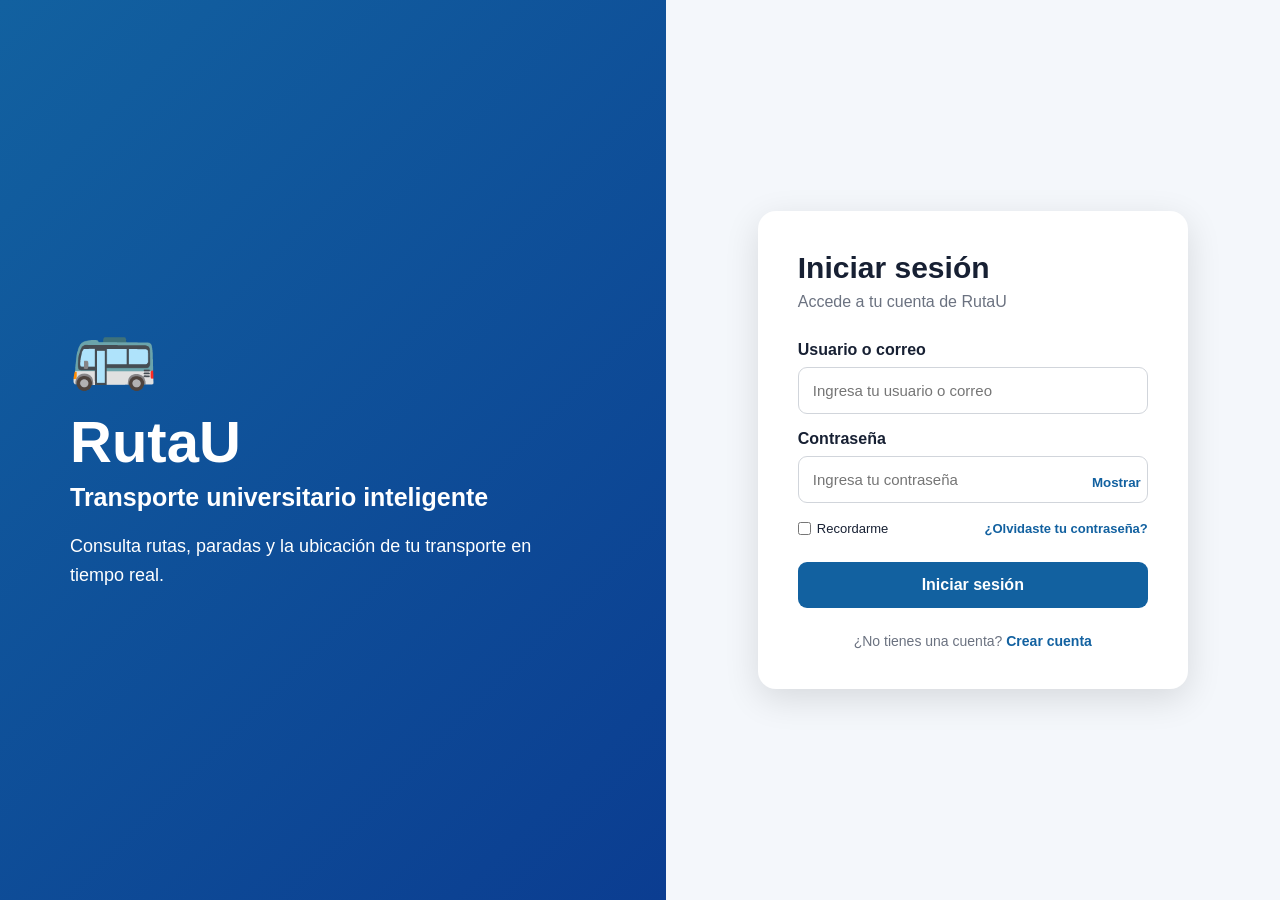
<file: index.html>
<!DOCTYPE html>
<html lang="es">
<head>
<meta charset="UTF-8">
<meta name="viewport" content="width=device-width, initial-scale=1.0">
<title>RutaU - Iniciar sesión</title>
<link rel="stylesheet" href="estilos.css">
</head>
<body>
<main class="contenedor">
<section class="presentacion">
  <div class="icono">🚌</div>
  <h1>RutaU</h1>
  <h2>Transporte universitario inteligente</h2>
  <p>Consulta rutas, paradas y la ubicación de tu transporte en tiempo real.</p>
</section>

<section class="login">
<div class="tarjeta">
  <h2>Iniciar sesión</h2>
  <p class="subtitulo">Accede a tu cuenta de RutaU</p>

  <form id="formLogin">
    <label for="usuario">Usuario o correo</label>
    <input type="text" id="usuario" placeholder="Ingresa tu usuario o correo" required>

    <label for="password">Contraseña</label>
    <div class="password-box">
      <input type="password" id="password" placeholder="Ingresa tu contraseña" required>
      <button type="button" id="mostrarPassword">Mostrar</button>
    </div>

    <div class="opciones">
      <label class="recordar"><input type="checkbox"> Recordarme</label>
      <a href="recuperar.html">¿Olvidaste tu contraseña?</a>
    </div>

    <button class="btn" type="submit">Iniciar sesión</button>
    <p id="mensaje"></p>
  </form>

  <p class="registro">¿No tienes una cuenta?
    <a href="registro.html">Crear cuenta</a>
  </p>
</div>
</section>
</main>
<script src="script.js"></script>
</body>
</html>
</file>
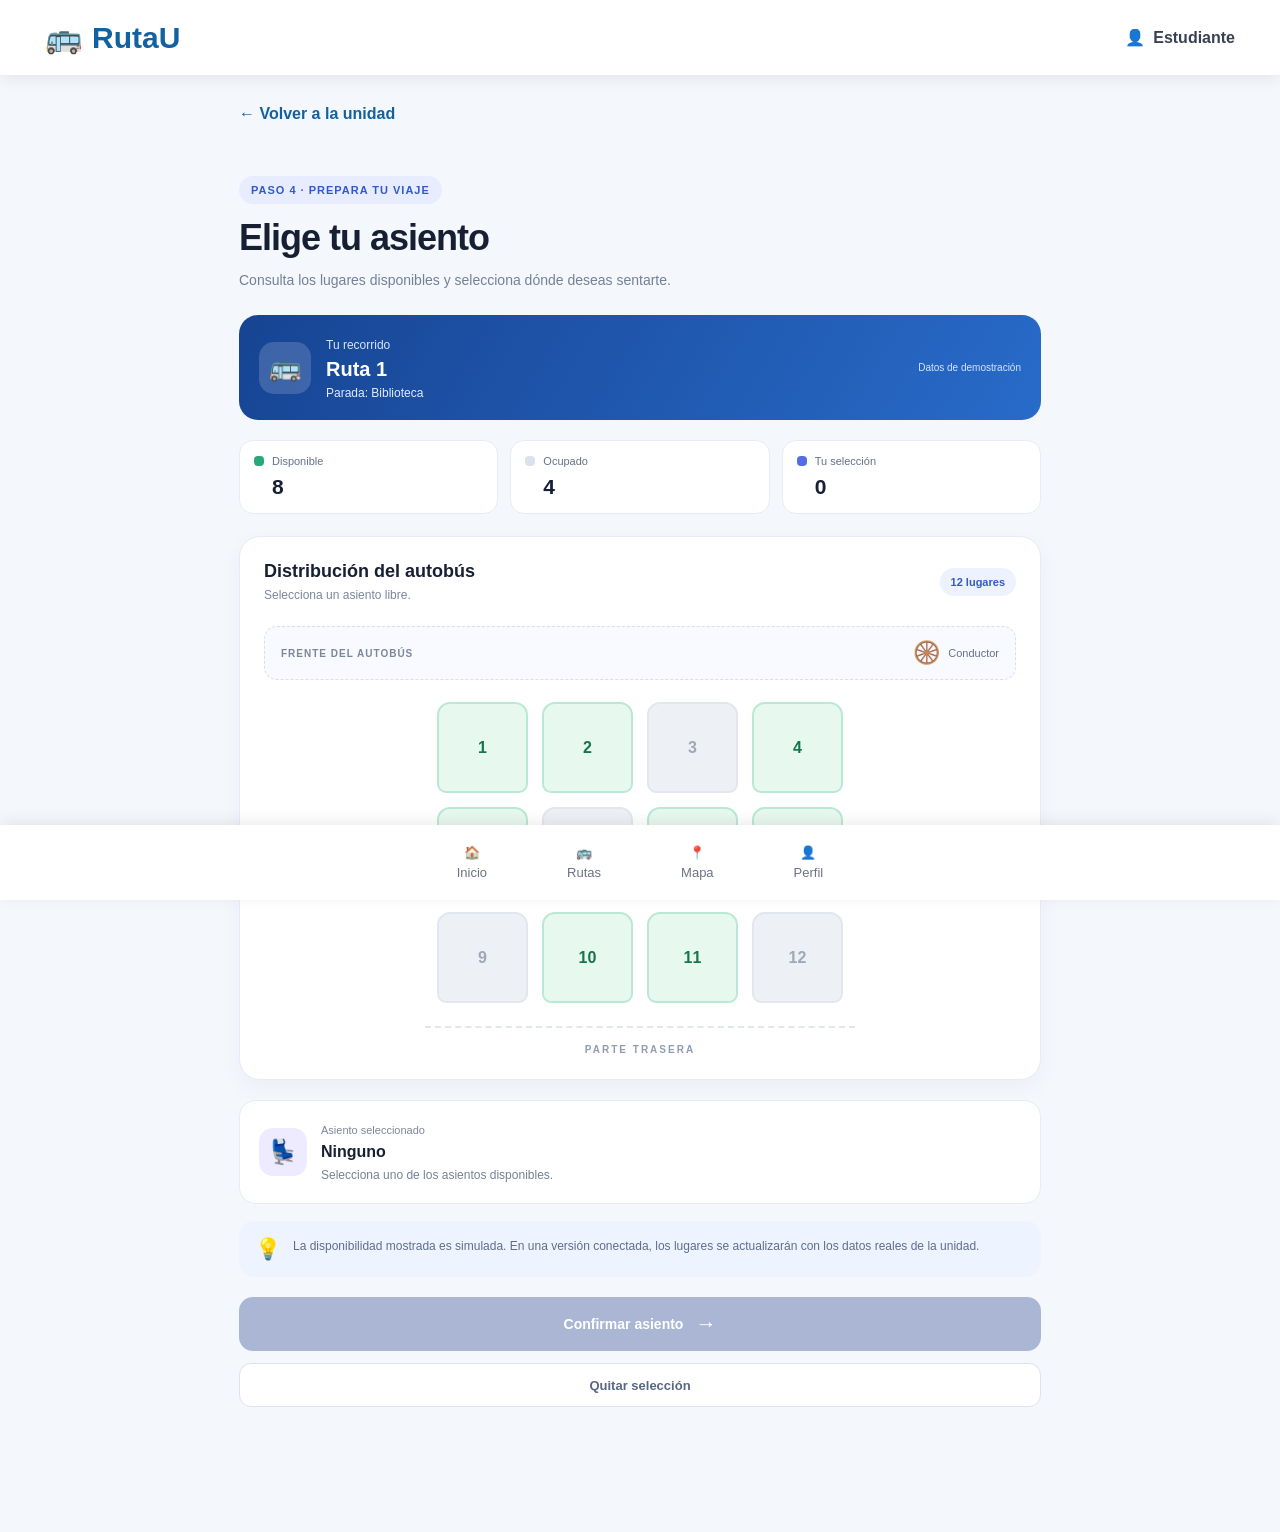
<file: asientos.html>
<!DOCTYPE html>
<html lang="es">

<head>
    <meta charset="UTF-8">
    <meta name="viewport" content="width=device-width, initial-scale=1.0">

    <title>RutaU - Asientos disponibles</title>

    <link rel="stylesheet" href="estilos.css">
</head>

<body class="pagina-asientos">

    <!-- ENCABEZADO -->
    <header class="encabezado">

        <a href="inicio.html" class="logo logo-enlace">
            🚌 <span>RutaU</span>
        </a>

        <div class="usuario">
            <span>👤</span>
            <span>Estudiante</span>
        </div>

    </header>

    <!-- CONTENIDO -->
    <main class="asientos-container">

        <a href="unidad.html" class="volver">
            ← Volver a la unidad
        </a>

        <!-- TÍTULO -->
        <section class="titulo-asientos">

            <span class="etiqueta-asientos">
                PASO 4 · PREPARA TU VIAJE
            </span>

            <h1>Elige tu asiento</h1>

            <p>
                Consulta los lugares disponibles y selecciona
                dónde deseas sentarte.
            </p>

        </section>

        <!-- RESUMEN DEL VIAJE -->
        <section class="resumen-asientos">

            <div class="resumen-asientos-icono">🚌</div>

            <div class="resumen-asientos-datos">

                <span>Tu recorrido</span>

                <h2 id="nombreRuta">Ruta 1</h2>

                <p id="nombreParadaResumen">Parada: Biblioteca</p>

            </div>

            <div class="etiqueta-demo-asientos">
                Datos de demostración
            </div>

        </section>

        <!-- DISPONIBILIDAD -->
        <section class="panel-disponibilidad">

            <div class="disponibilidad-item">
                <span class="indicador disponible"></span>
                <span>Disponible</span>
                <strong id="cantidadDisponibles">8</strong>
            </div>

            <div class="disponibilidad-item">
                <span class="indicador ocupado"></span>
                <span>Ocupado</span>
                <strong id="cantidadOcupados">4</strong>
            </div>

            <div class="disponibilidad-item">
                <span class="indicador seleccionado"></span>
                <span>Tu selección</span>
                <strong id="cantidadSeleccionados">0</strong>
            </div>

        </section>

        <!-- DISTRIBUCIÓN DE ASIENTOS -->
        <section class="panel-autobus">

            <div class="titulo-autobus">
                <div>
                    <h2>Distribución del autobús</h2>
                    <p>Selecciona un asiento libre.</p>
                </div>

                <span class="capacidad-autobus">12 lugares</span>
            </div>

            <!-- PARTE DELANTERA -->
            <div class="frente-autobus">

                <span>FRENTE DEL AUTOBÚS</span>

                <div class="volante-conductor">
                    <span>🛞</span>
                    <small>Conductor</small>
                </div>

            </div>

            <!-- ASIENTOS GENERADOS CON JAVASCRIPT -->
            <div
                class="rejilla-asientos"
                id="rejillaAsientos"
                aria-label="Distribución de los asientos"
            ></div>

            <div class="parte-trasera">
                PARTE TRASERA
            </div>

        </section>

        <!-- ASIENTO SELECCIONADO -->
        <section class="resumen-seleccion">

            <div class="icono-resumen-seleccion">💺</div>

            <div class="texto-resumen-seleccion">

                <span>Asiento seleccionado</span>

                <h3 id="asientoElegido">Ninguno</h3>

                <p id="mensajeSeleccion">
                    Selecciona uno de los asientos disponibles.
                </p>

            </div>

        </section>

        <!-- AVISO -->
        <section class="aviso-asientos">
            <span>💡</span>

            <p>
                La disponibilidad mostrada es simulada.
                En una versión conectada, los lugares se actualizarán
                con los datos reales de la unidad.
            </p>
        </section>

        <!-- BOTONES -->
        <div class="acciones-asientos">

            <button
                type="button"
                class="boton-confirmar-asiento"
                id="botonConfirmar"
                disabled
            >
                Confirmar asiento
                <span>→</span>
            </button>

            <button
                type="button"
                class="boton-limpiar-asiento"
                id="botonLimpiar"
            >
                Quitar selección
            </button>

        </div>

        <p id="mensajeFinalAsiento" class="mensaje-final-asiento" role="status"></p>

    </main>

    <!-- MENÚ INFERIOR -->
    <nav class="menu-inferior">

        <a href="inicio.html">
            🏠
            <span>Inicio</span>
        </a>

        <a href="rutas.html">
            🚌
            <span>Rutas</span>
        </a>

        <a href="unidad.html">
            📍
            <span>Mapa</span>
        </a>

        <a href="#" id="enlacePerfil">
            👤
            <span>Perfil</span>
        </a>

    </nav>

    <script>
        // Recuperar la información del viaje.
        let viaje = null;

        try {
            viaje = JSON.parse(localStorage.getItem("rutaUSeleccion"));
        } catch (error) {
            viaje = null;
        }

        if (!viaje) {
            viaje = {
                numeroRuta: "1",
                nombreRuta: "Ruta 1",
                destinoRuta: "Campus → Centro",
                parada: "Biblioteca"
            };
        }

        document.getElementById("nombreRuta").textContent =
            viaje.nombreRuta || "Ruta 1";

        document.getElementById("nombreParadaResumen").textContent =
            "Parada: " + (viaje.parada || "Biblioteca");

        /*
         * Distribución de demostración:
         * 12 asientos en total.
         * Los asientos 3, 6, 9 y 12 aparecen ocupados.
         */
        const totalAsientos = 12;
        const asientosOcupados = [3, 6, 9, 12];

        const rejilla = document.getElementById("rejillaAsientos");
        const cantidadDisponibles = document.getElementById("cantidadDisponibles");
        const cantidadOcupados = document.getElementById("cantidadOcupados");
        const cantidadSeleccionados = document.getElementById("cantidadSeleccionados");

        const asientoElegido = document.getElementById("asientoElegido");
        const mensajeSeleccion = document.getElementById("mensajeSeleccion");
        const mensajeFinal = document.getElementById("mensajeFinalAsiento");

        const botonConfirmar = document.getElementById("botonConfirmar");
        const botonLimpiar = document.getElementById("botonLimpiar");

        let asientoSeleccionado = null;

        // Crear visualmente los asientos.
        for (let numero = 1; numero <= totalAsientos; numero++) {

            const asiento = document.createElement("button");

            asiento.type = "button";
            asiento.classList.add("asiento");

            asiento.textContent = numero;
            asiento.setAttribute("aria-label", "Asiento " + numero);

            if (asientosOcupados.includes(numero)) {

                asiento.classList.add("asiento-ocupado");
                asiento.disabled = true;
                asiento.setAttribute("aria-label", "Asiento " + numero + ", ocupado");

            } else {

                asiento.classList.add("asiento-disponible");

                asiento.addEventListener("click", () => {

                    // Quitar la selección visual anterior.
                    document.querySelectorAll(".asiento-seleccionado").forEach(elemento => {
                        elemento.classList.remove("asiento-seleccionado");
                    });

                    // Seleccionar el asiento pulsado.
                    asiento.classList.add("asiento-seleccionado");

                    asientoSeleccionado = numero;

                    actualizarResumen();

                });

            }

            rejilla.appendChild(asiento);
        }

        // Actualizar cantidades y resumen.
        function actualizarResumen() {

            const ocupados = asientosOcupados.length;
            const disponibles = totalAsientos - ocupados;

            cantidadDisponibles.textContent = disponibles;
            cantidadOcupados.textContent = ocupados;
            cantidadSeleccionados.textContent = asientoSeleccionado ? 1 : 0;

            if (asientoSeleccionado !== null) {

                asientoElegido.textContent = "Asiento " + asientoSeleccionado;

                mensajeSeleccion.textContent =
                    "Has seleccionado este lugar para tu viaje.";

                botonConfirmar.disabled = false;

                mensajeFinal.textContent = "";
                mensajeFinal.className = "mensaje-final-asiento";

            } else {

                asientoElegido.textContent = "Ninguno";

                mensajeSeleccion.textContent =
                    "Selecciona uno de los asientos disponibles.";

                botonConfirmar.disabled = true;

            }

        }

        // Quitar selección.
        botonLimpiar.addEventListener("click", () => {

            asientoSeleccionado = null;

            document.querySelectorAll(".asiento-seleccionado").forEach(elemento => {
                elemento.classList.remove("asiento-seleccionado");
            });

            actualizarResumen();

        });

        // Confirmar y guardar el asiento.
        botonConfirmar.addEventListener("click", () => {

            if (asientoSeleccionado === null) {
                return;
            }

            viaje.asiento = asientoSeleccionado;
            viaje.asientoConfirmado = true;

            localStorage.setItem(
                "rutaUSeleccion",
                JSON.stringify(viaje)
            );

            mensajeFinal.textContent =
                "¡Asiento " + asientoSeleccionado +
                " confirmado! Tu selección se guardó correctamente.";

            mensajeFinal.className = "mensaje-final-asiento exito";

            // El siguiente módulo será la confirmación de abordaje.
        });

        actualizarResumen();
    </script>

</body>
</html>
</file>
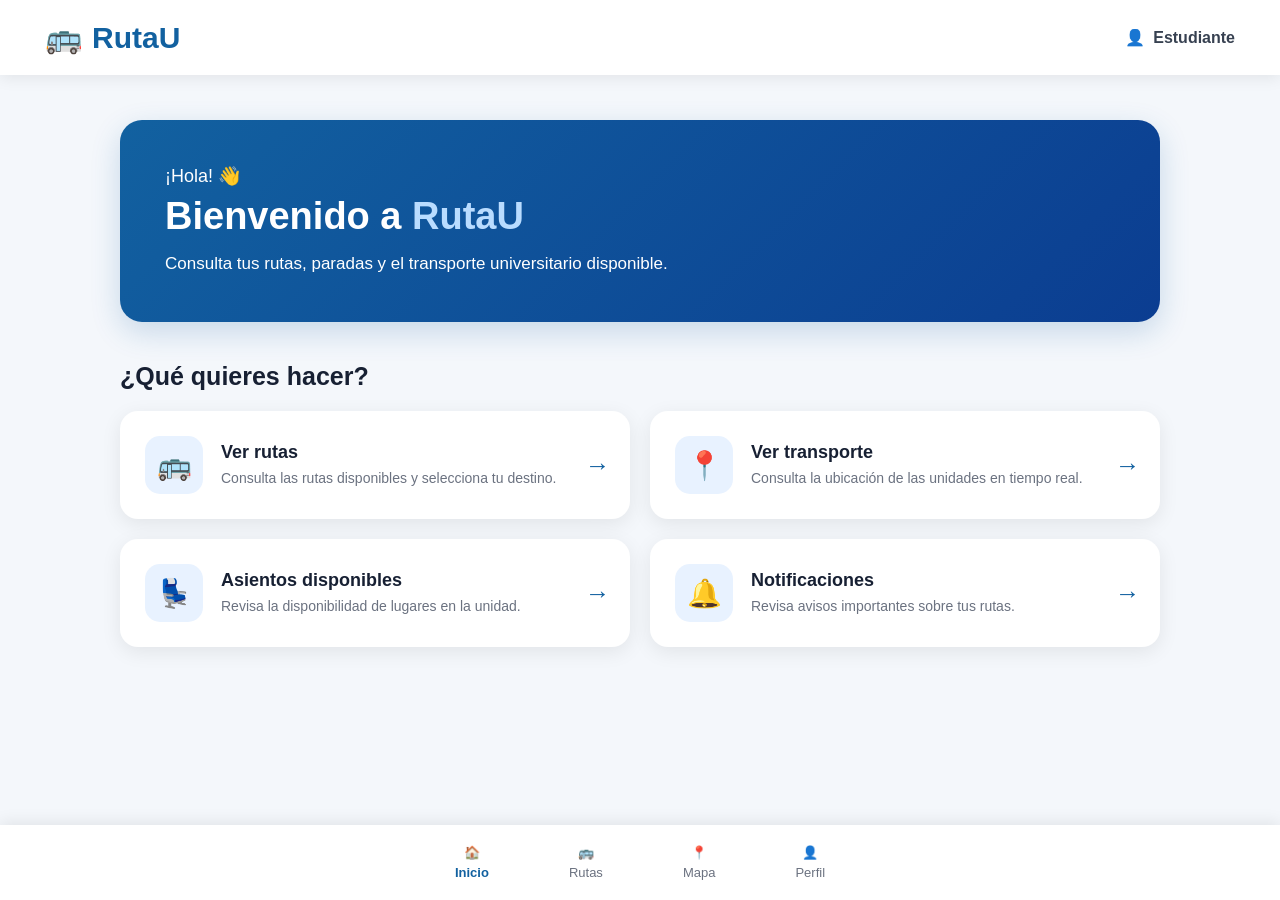
<file: inicio.html>
<!DOCTYPE html>
<html lang="es">
<head>
<meta charset="UTF-8">
<meta name="viewport" content="width=device-width, initial-scale=1.0">

<title>RutaU - Inicio</title>

<link rel="stylesheet" href="estilos.css">
</head>

<body>

<header class="encabezado">

    <div class="logo">
        🚌 <span>RutaU</span>
    </div>

    <div class="usuario">
        <span>👤</span>
        <span>Estudiante</span>
    </div>

</header>


<main class="inicio">

    <section class="bienvenida">

        <div>
            <p class="saludo">¡Hola! 👋</p>

            <h1>
                Bienvenido a <span>RutaU</span>
            </h1>

            <p>
                Consulta tus rutas, paradas y el transporte
                universitario disponible.
            </p>
        </div>

    </section>


    <section class="opciones-inicio">

        <h2>¿Qué quieres hacer?</h2>


        <div class="tarjetas-inicio">

            <a href="rutas.html" class="opcion">

                <div class="icono-opcion">🚌</div>

                <div>
                    <h3>Ver rutas</h3>

                    <p>
                        Consulta las rutas disponibles
                        y selecciona tu destino.
                    </p>
                </div>

                <span class="flecha">→</span>

            </a>


            <a href="#" class="opcion">

                <div class="icono-opcion">📍</div>

                <div>
                    <h3>Ver transporte</h3>

                    <p>
                        Consulta la ubicación de las
                        unidades en tiempo real.
                    </p>
                </div>

                <span class="flecha">→</span>

            </a>


            <a href="#" class="opcion">

                <div class="icono-opcion">💺</div>

                <div>
                    <h3>Asientos disponibles</h3>

                    <p>
                        Revisa la disponibilidad de
                        lugares en la unidad.
                    </p>
                </div>

                <span class="flecha">→</span>

            </a>


            <a href="#" class="opcion">

                <div class="icono-opcion">🔔</div>

                <div>
                    <h3>Notificaciones</h3>

                    <p>
                        Revisa avisos importantes
                        sobre tus rutas.
                    </p>
                </div>

                <span class="flecha">→</span>

            </a>

        </div>

    </section>

</main>


<nav class="menu-inferior">

    <a href="inicio.html" class="activo">
        🏠
        <span>Inicio</span>
    </a>

    <a href="rutas.html">
        🚌
        <span>Rutas</span>
    </a>

    <a href="#">
        📍
        <span>Mapa</span>
    </a>

    <a href="#">
        👤
        <span>Perfil</span>
    </a>

</nav>


</body>
</html>
</file>
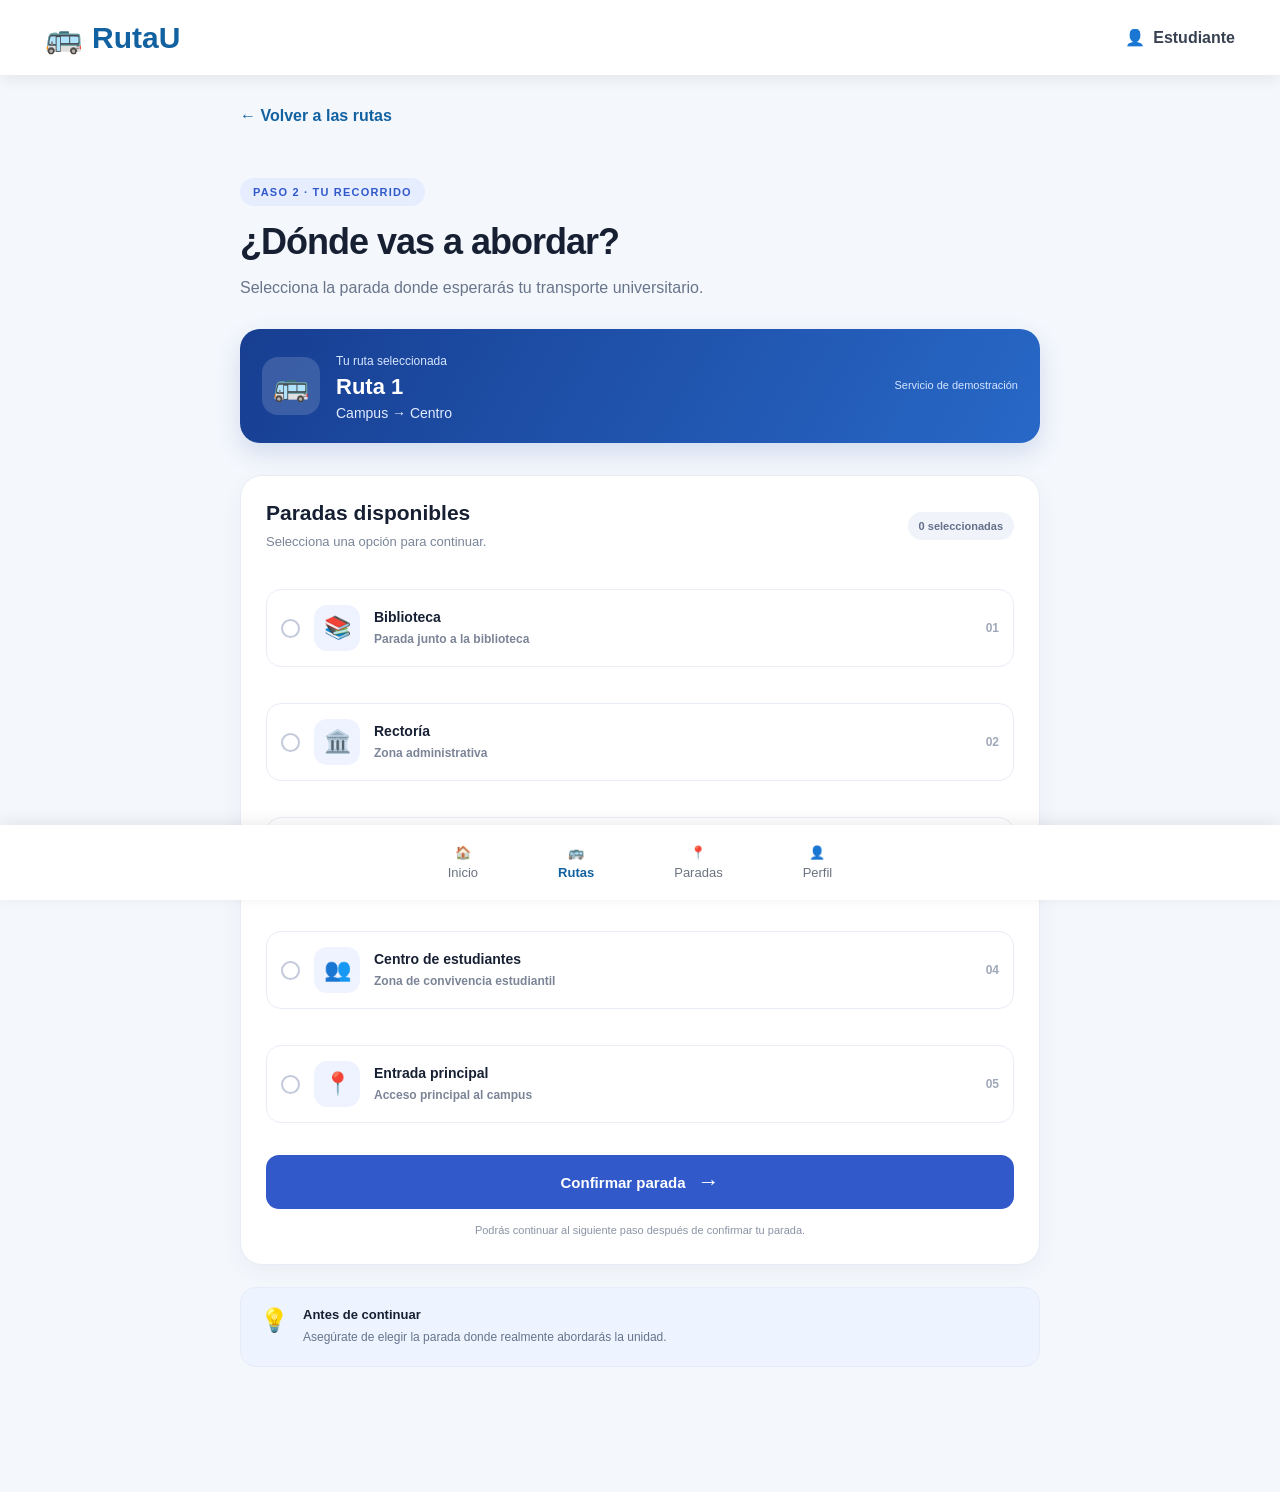
<file: paradas.html>
<!DOCTYPE html>
<html lang="es">
<head>
    <meta charset="UTF-8">
    <meta name="viewport" content="width=device-width, initial-scale=1.0">
    <title>RutaU - Seleccionar parada</title>
    <link rel="stylesheet" href="estilos.css">
</head>

<body class="pagina-paradas">

    <!-- Encabezado -->
    <header class="encabezado">
        <a href="inicio.html" class="logo logo-enlace">
            🚌 <span>RutaU</span>
        </a>

        <div class="usuario">
            <span>👤</span>
            <span>Estudiante</span>
        </div>
    </header>

    <main class="paradas-container">

        <!-- Regresar -->
        <a href="rutas.html" class="volver">
            ← Volver a las rutas
        </a>

        <!-- Título -->
        <section class="encabezado-paradas">
            <div class="etiqueta-paradas">
                PASO 2 · TU RECORRIDO
            </div>

            <h1>¿Dónde vas a abordar?</h1>

            <p>
                Selecciona la parada donde esperarás tu transporte
                universitario.
            </p>
        </section>

        <!-- Ruta seleccionada -->
        <section class="ruta-seleccionada">
            <div class="icono-bus-paradas">🚌</div>

            <div>
                <span class="texto-secundario">Tu ruta seleccionada</span>
                <h2 id="nombreRuta">Ruta 1</h2>
                <p id="destinoRuta">Campus → Centro</p>
            </div>

            <span class="estado-demo">Servicio de demostración</span>
        </section>

        <!-- Lista de paradas -->
        <section class="seccion-lista-paradas">
            <div class="titulo-lista-paradas">
                <div>
                    <h2>Paradas disponibles</h2>
                    <p>Selecciona una opción para continuar.</p>
                </div>

                <span class="contador-paradas" id="contadorParadas">
                    0 seleccionadas
                </span>
            </div>

            <form id="formParadas">

                <div class="lista-paradas">

                    <label class="opcion-parada">
                        <input type="radio" name="parada" value="Biblioteca" required>
                        <span class="radio-personalizado"></span>
                        <span class="icono-parada">📚</span>
                        <span class="datos-parada">
                            <strong>Biblioteca</strong>
                            <small>Parada junto a la biblioteca</small>
                        </span>
                        <span class="numero-parada">01</span>
                    </label>

                    <label class="opcion-parada">
                        <input type="radio" name="parada" value="Rectoría" required>
                        <span class="radio-personalizado"></span>
                        <span class="icono-parada">🏛️</span>
                        <span class="datos-parada">
                            <strong>Rectoría</strong>
                            <small>Zona administrativa</small>
                        </span>
                        <span class="numero-parada">02</span>
                    </label>

                    <label class="opcion-parada">
                        <input type="radio" name="parada" value="Auditorio" required>
                        <span class="radio-personalizado"></span>
                        <span class="icono-parada">🎓</span>
                        <span class="datos-parada">
                            <strong>Auditorio</strong>
                            <small>Área del auditorio universitario</small>
                        </span>
                        <span class="numero-parada">03</span>
                    </label>

                    <label class="opcion-parada">
                        <input type="radio" name="parada" value="Centro de estudiantes" required>
                        <span class="radio-personalizado"></span>
                        <span class="icono-parada">👥</span>
                        <span class="datos-parada">
                            <strong>Centro de estudiantes</strong>
                            <small>Zona de convivencia estudiantil</small>
                        </span>
                        <span class="numero-parada">04</span>
                    </label>

                    <label class="opcion-parada">
                        <input type="radio" name="parada" value="Entrada principal" required>
                        <span class="radio-personalizado"></span>
                        <span class="icono-parada">📍</span>
                        <span class="datos-parada">
                            <strong>Entrada principal</strong>
                            <small>Acceso principal al campus</small>
                        </span>
                        <span class="numero-parada">05</span>
                    </label>

                </div>

                <p id="mensajeParada" class="mensaje-parada" role="status"></p>

                <button type="submit" class="boton-continuar-paradas">
                    Confirmar parada
                    <span>→</span>
                </button>

                <p class="nota-paradas">
                    Podrás continuar al siguiente paso después de confirmar
                    tu parada.
                </p>

            </form>
        </section>

        <!-- Información -->
        <aside class="aviso-paradas">
            <span>💡</span>
            <div>
                <strong>Antes de continuar</strong>
                <p>
                    Asegúrate de elegir la parada donde realmente
                    abordarás la unidad.
                </p>
            </div>
        </aside>

    </main>

    <!-- Navegación inferior -->
    <nav class="menu-inferior">
        <a href="inicio.html">
            🏠 <span>Inicio</span>
        </a>

        <a href="rutas.html" class="activo">
            🚌 <span>Rutas</span>
        </a>

        <a href="paradas.html" aria-current="page">
            📍 <span>Paradas</span>
        </a>

        <a href="#" id="enlacePerfil">
            👤 <span>Perfil</span>
        </a>
    </nav>

    <script>
        // Obtener la ruta elegida en la pantalla anterior.
        const parametros = new URLSearchParams(window.location.search);
        const numeroRuta = parametros.get("ruta") || "1";

        const rutas = {
            "1": { nombre: "Ruta 1", destino: "Campus → Centro" },
            "2": { nombre: "Ruta 2", destino: "Campus → Norte" },
            "3": { nombre: "Ruta 3", destino: "Campus → Sur" },
            "4": { nombre: "Ruta 4", destino: "Campus → Oeste" }
        };

        const ruta = rutas[numeroRuta] || rutas["1"];

        document.getElementById("nombreRuta").textContent = ruta.nombre;
        document.getElementById("destinoRuta").textContent = ruta.destino;

        // Marcar visualmente la parada elegida.
        const opciones = document.querySelectorAll('input[name="parada"]');
        const contador = document.getElementById("contadorParadas");
        const mensaje = document.getElementById("mensajeParada");

        opciones.forEach(opcion => {
            opcion.addEventListener("change", () => {
                document.querySelectorAll(".opcion-parada").forEach(tarjeta => {
                    tarjeta.classList.remove("parada-activa");
                });

                opcion.closest(".opcion-parada").classList.add("parada-activa");
                contador.textContent = "1 seleccionada";
                mensaje.textContent = "";
                mensaje.className = "mensaje-parada";
            });
        });

        // Guardar la selección para utilizarla en el siguiente módulo.
        
document.getElementById("formParadas").addEventListener("submit", event => {
    event.preventDefault();

    const seleccionada = document.querySelector(
        'input[name="parada"]:checked'
    );

    if (!seleccionada) {
        mensaje.textContent =
            "Selecciona una parada antes de continuar.";

        mensaje.className = "mensaje-parada error";
        return;
    }

    const datosSeleccion = {
        numeroRuta: numeroRuta,
        nombreRuta: ruta.nombre,
        destinoRuta: ruta.destino,
        parada: seleccionada.value
    };

    localStorage.setItem(
        "rutaUSeleccion",
        JSON.stringify(datosSeleccion)
    );

    // Continuar a la pantalla de ubicación de la unidad.
    window.location.href = "unidad.html";
});

    </script>

</body>
</html>
</file>
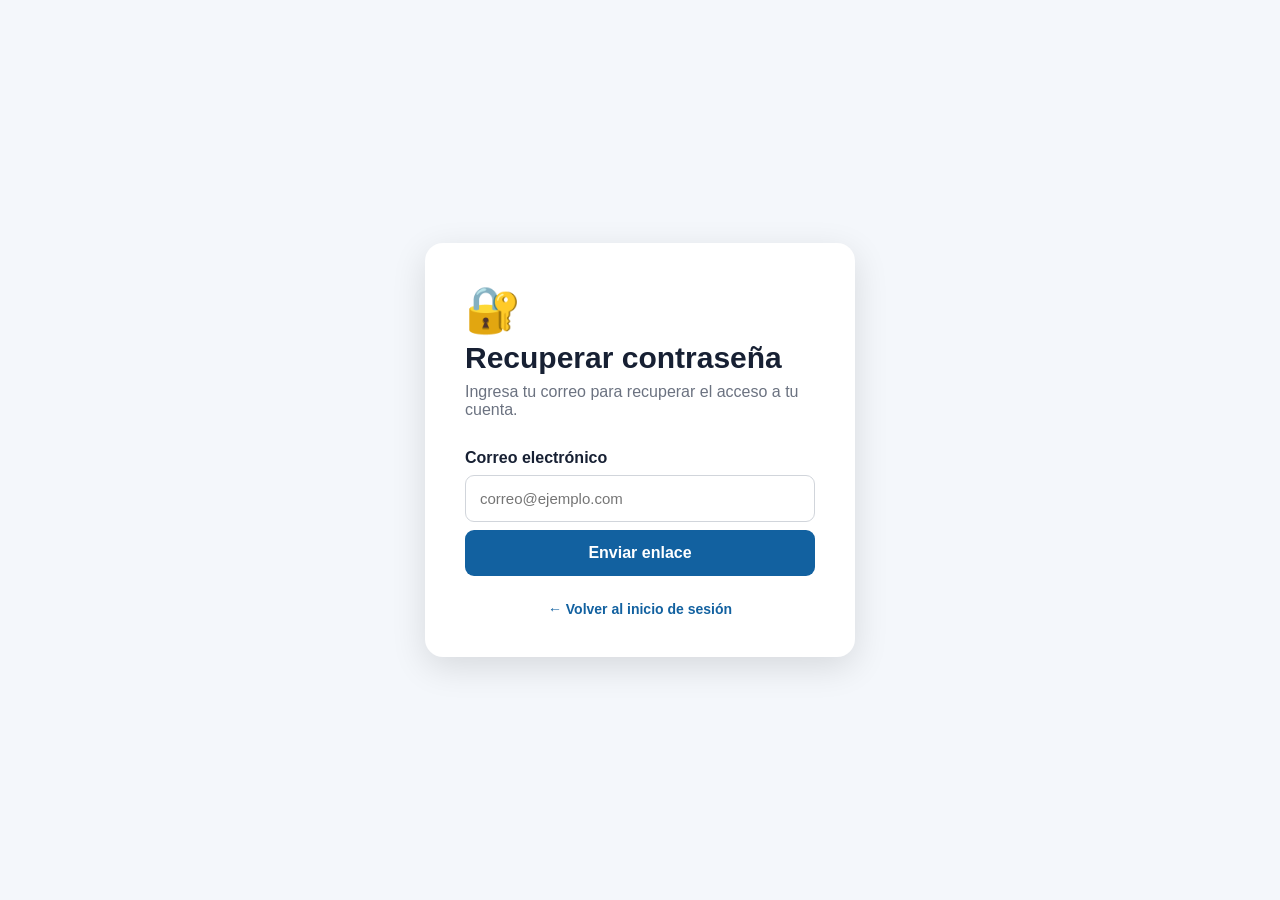
<file: recuperar.html>
<!DOCTYPE html>
<html lang="es">
<head>
<meta charset="UTF-8">
<meta name="viewport" content="width=device-width, initial-scale=1.0">
<title>RutaU - Recuperar contraseña</title>
<link rel="stylesheet" href="estilos.css">
</head>
<body class="pagina-simple">
<div class="tarjeta">
  <div class="icono pequeño">🔐</div>
  <h2>Recuperar contraseña</h2>
  <p class="subtitulo">Ingresa tu correo para recuperar el acceso a tu cuenta.</p>

  <form id="formRecuperar">
    <label for="correoRecuperar">Correo electrónico</label>
    <input type="email" id="correoRecuperar" placeholder="correo@ejemplo.com" required>
    <button class="btn" type="submit">Enviar enlace</button>
    <p id="mensajeRecuperar"></p>
  </form>

  <p class="registro"><a href="index.html">← Volver al inicio de sesión</a></p>
</div>
<script src="script.js"></script>
</body>
</html>
</file>
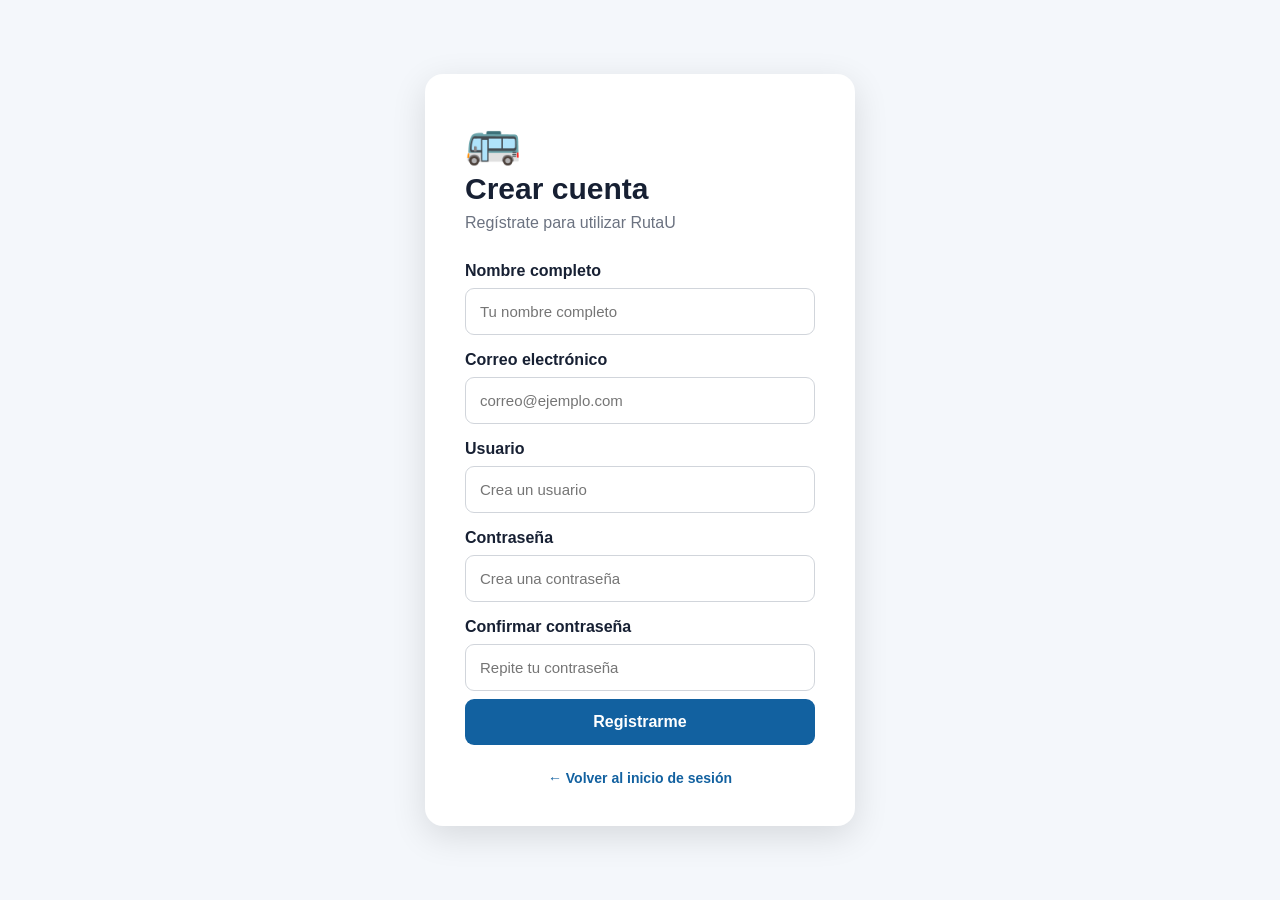
<file: registro.html>
<!DOCTYPE html>
<html lang="es">
<head>
<meta charset="UTF-8">
<meta name="viewport" content="width=device-width, initial-scale=1.0">
<title>RutaU - Crear cuenta</title>
<link rel="stylesheet" href="estilos.css">
</head>
<body class="pagina-simple">
<div class="tarjeta">
  <div class="icono pequeño">🚌</div>
  <h2>Crear cuenta</h2>
  <p class="subtitulo">Regístrate para utilizar RutaU</p>

  <form id="formRegistro">
    <label for="nombre">Nombre completo</label>
    <input type="text" id="nombre" placeholder="Tu nombre completo" required>

    <label for="correo">Correo electrónico</label>
    <input type="email" id="correo" placeholder="correo@ejemplo.com" required>

    <label for="nuevoUsuario">Usuario</label>
    <input type="text" id="nuevoUsuario" placeholder="Crea un usuario" required>

    <label for="nuevaPassword">Contraseña</label>
    <input type="password" id="nuevaPassword" placeholder="Crea una contraseña" required>

    <label for="confirmarPassword">Confirmar contraseña</label>
    <input type="password" id="confirmarPassword" placeholder="Repite tu contraseña" required>

    <button class="btn" type="submit">Registrarme</button>
    <p id="mensajeRegistro"></p>
  </form>

  <p class="registro"><a href="index.html">← Volver al inicio de sesión</a></p>
</div>
<script src="script.js"></script>
</body>
</html>
</file>
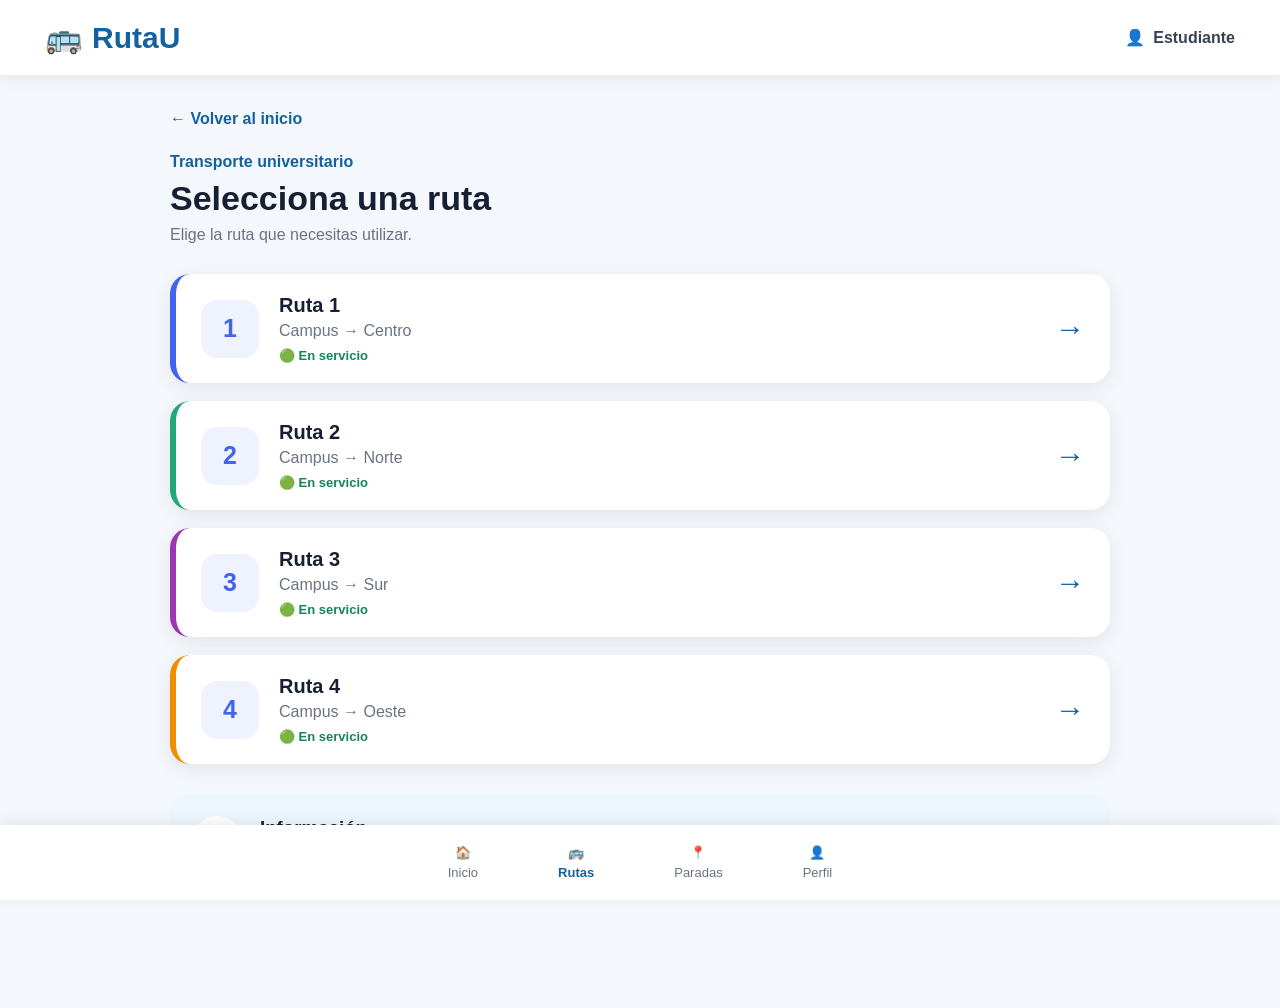
<file: rutas.html>
<!DOCTYPE html>
<html lang="es">

<head>
    <meta charset="UTF-8">

    <meta
        name="viewport"
        content="width=device-width, initial-scale=1.0"
    >

    <title>RutaU - Rutas</title>

    <link rel="stylesheet" href="estilos.css">
</head>

<body>

    <!-- ==========================================
         ENCABEZADO
    =========================================== -->

    <header class="encabezado">

        <a href="inicio.html" class="logo logo-enlace">
            🚌 <span>RutaU</span>
        </a>

        <div class="usuario">
            <span>👤</span>
            <span>Estudiante</span>
        </div>

    </header>


    <!-- ==========================================
         CONTENIDO PRINCIPAL
    =========================================== -->

    <main class="rutas-container">

        <!-- BOTÓN REGRESAR -->

        <a href="inicio.html" class="volver">
            ← Volver al inicio
        </a>


        <!-- TÍTULO -->

        <section class="titulo-rutas">

            <p>Transporte universitario</p>

            <h1>Selecciona una ruta</h1>

            <span>
                Elige la ruta que necesitas utilizar.
            </span>

        </section>


        <!-- ======================================
             LISTA DE RUTAS
        ======================================= -->

        <section class="lista-rutas">

            <!-- RUTA 1 -->

            <a
                href="paradas.html?ruta=1"
                class="tarjeta-ruta ruta-azul"
            >

                <div class="numero-ruta">
                    1
                </div>

                <div class="informacion-ruta">

                    <h2>Ruta 1</h2>

                    <p>Campus → Centro</p>

                    <div class="estado-ruta">
                        🟢 En servicio
                    </div>

                </div>

                <div class="flecha-ruta">
                    →
                </div>

            </a>


            <!-- RUTA 2 -->

            <a
                href="paradas.html?ruta=2"
                class="tarjeta-ruta ruta-verde"
            >

                <div class="numero-ruta">
                    2
                </div>

                <div class="informacion-ruta">

                    <h2>Ruta 2</h2>

                    <p>Campus → Norte</p>

                    <div class="estado-ruta">
                        🟢 En servicio
                    </div>

                </div>

                <div class="flecha-ruta">
                    →
                </div>

            </a>


            <!-- RUTA 3 -->

            <a
                href="paradas.html?ruta=3"
                class="tarjeta-ruta ruta-morada"
            >

                <div class="numero-ruta">
                    3
                </div>

                <div class="informacion-ruta">

                    <h2>Ruta 3</h2>

                    <p>Campus → Sur</p>

                    <div class="estado-ruta">
                        🟢 En servicio
                    </div>

                </div>

                <div class="flecha-ruta">
                    →
                </div>

            </a>


            <!-- RUTA 4 -->

            <a
                href="paradas.html?ruta=4"
                class="tarjeta-ruta ruta-naranja"
            >

                <div class="numero-ruta">
                    4
                </div>

                <div class="informacion-ruta">

                    <h2>Ruta 4</h2>

                    <p>Campus → Oeste</p>

                    <div class="estado-ruta">
                        🟢 En servicio
                    </div>

                </div>

                <div class="flecha-ruta">
                    →
                </div>

            </a>

        </section>


        <!-- ======================================
             INFORMACIÓN
        ======================================= -->

        <section class="informacion-transporte">

            <div class="icono-info">
                💡
            </div>

            <div>

                <h3>Información</h3>

                <p>
                    Selecciona una ruta para consultar
                    sus paradas y conocer la ubicación
                    de la unidad.
                </p>

            </div>

        </section>

    </main>


    <!-- ==========================================
         MENÚ INFERIOR
    =========================================== -->

    <nav class="menu-inferior">

        <a href="inicio.html">
            🏠
            <span>Inicio</span>
        </a>

        <a
            href="rutas.html"
            class="activo"
            aria-current="page"
        >
            🚌
            <span>Rutas</span>
        </a>

        <a href="paradas.html">
            📍
            <span>Paradas</span>
        </a>

        <a href="#" id="enlacePerfil">
            👤
            <span>Perfil</span>
        </a>

    </nav>

</body>

</html>
</file>
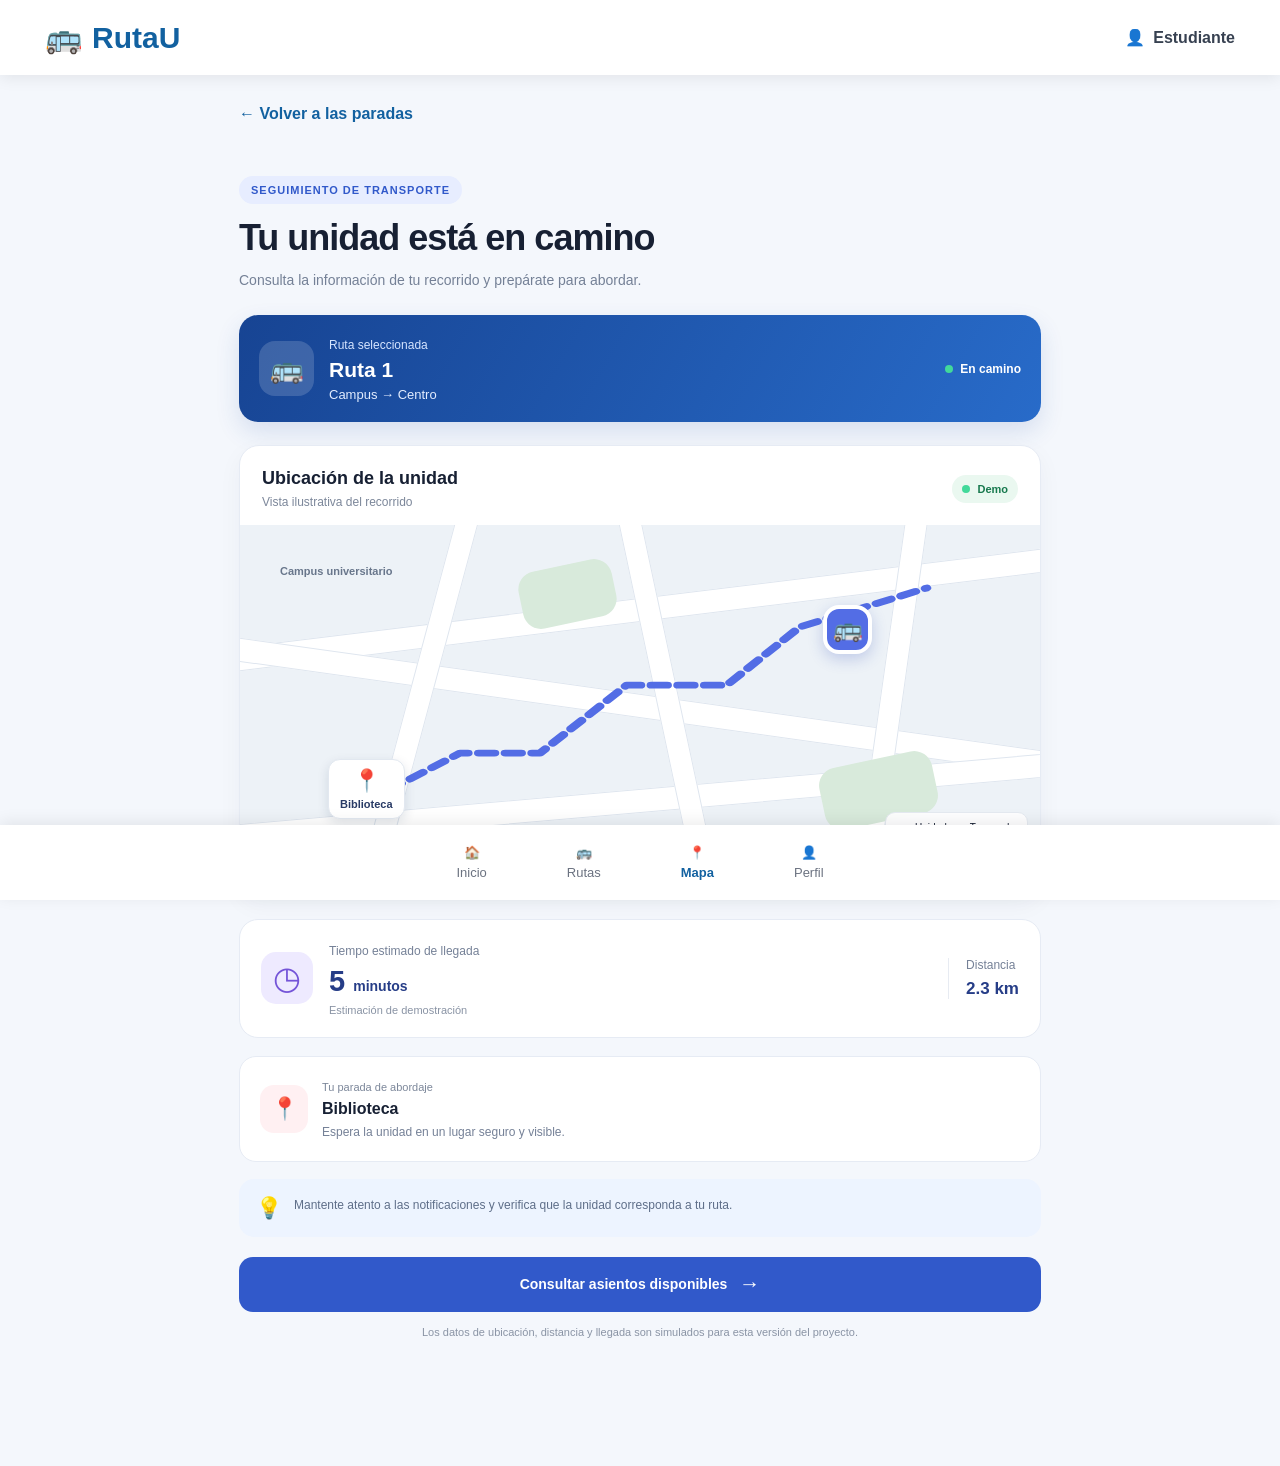
<file: unidad.html>
<!DOCTYPE html>
<html lang="es">

<head>
    <meta charset="UTF-8">
    <meta name="viewport" content="width=device-width, initial-scale=1.0">

    <title>RutaU - Ubicación de la unidad</title>

    <link rel="stylesheet" href="estilos.css">
</head>

<body class="pagina-unidad">

    <!-- ENCABEZADO -->
    <header class="encabezado">

        <a href="inicio.html" class="logo logo-enlace">
            🚌 <span>RutaU</span>
        </a>

        <div class="usuario">
            <span>👤</span>
            <span>Estudiante</span>
        </div>

    </header>

    <!-- CONTENIDO PRINCIPAL -->
    <main class="unidad-container">

        <a href="paradas.html" class="volver">
            ← Volver a las paradas
        </a>

        <!-- TITULO -->
        <section class="titulo-unidad">

            <span class="etiqueta-unidad">
                SEGUIMIENTO DE TRANSPORTE
            </span>

            <h1>Tu unidad está en camino</h1>

            <p>
                Consulta la información de tu recorrido
                y prepárate para abordar.
            </p>

        </section>

        <!-- INFORMACIÓN DE RUTA -->
        <section class="resumen-unidad">

            <div class="resumen-icono">
                🚌
            </div>

            <div class="resumen-datos">

                <span>Ruta seleccionada</span>

                <h2 id="nombreRuta">Ruta 1</h2>

                <p id="destinoRuta">Campus → Centro</p>

            </div>

            <div class="estado-unidad">
                <span class="punto-verde"></span>
                <span>En camino</span>
            </div>

        </section>

        <!-- MAPA ILUSTRATIVO -->
        <section class="tarjeta-mapa">

            <div class="encabezado-mapa">

                <div>
                    <h2>Ubicación de la unidad</h2>
                    <p>Vista ilustrativa del recorrido</p>
                </div>

                <span class="etiqueta-mapa">
                    <span class="punto-verde"></span>
                    Demo
                </span>

            </div>

            <div class="mapa-ilustrativo">

                <!-- Calles -->
                <div class="calle calle-horizontal calle-h1"></div>
                <div class="calle calle-horizontal calle-h2"></div>
                <div class="calle calle-horizontal calle-h3"></div>

                <div class="calle calle-vertical calle-v1"></div>
                <div class="calle calle-vertical calle-v2"></div>
                <div class="calle calle-vertical calle-v3"></div>

                <!-- Zonas verdes -->
                <div class="zona-verde zona-1"></div>
                <div class="zona-verde zona-2"></div>

                <!-- Recorrido -->
                <svg
                    class="linea-recorrido"
                    viewBox="0 0 600 340"
                    preserveAspectRatio="none"
                    aria-label="Representación ilustrativa de la ruta"
                >
                    <path
                        d="M 95 285 L 165 235 L 225 235 L 290 165 L 365 165 L 420 105 L 515 65"
                        fill="none"
                        stroke="#536DE5"
                        stroke-width="7"
                        stroke-linecap="round"
                        stroke-linejoin="round"
                        stroke-dasharray="12 8"
                    />
                </svg>

                <!-- Parada seleccionada -->
                <div class="marcador-parada">

                    <span>📍</span>

                    <strong id="nombreParadaMapa">
                        Tu parada
                    </strong>

                </div>

                <!-- Unidad -->
                <div class="marcador-unidad">
                    🚌
                </div>

                <div class="etiqueta-campus">
                    Campus universitario
                </div>

                <div class="leyenda-mapa">
                    <span>
                        <i class="leyenda-bus">🚌</i>
                        Unidad
                    </span>

                    <span>
                        <i class="leyenda-pin">●</i>
                        Tu parada
                    </span>
                </div>

            </div>

            <p class="nota-mapa">
                El mapa es ilustrativo. La ubicación GPS real
                todavía no está conectada.
            </p>

        </section>

        <!-- TIEMPO DE LLEGADA -->
        <section class="tiempo-unidad">

            <div class="reloj-unidad">
                ◷
            </div>

            <div class="tiempo-datos">

                <span>Tiempo estimado de llegada</span>

                <h2>
                    <span id="tiempoLlegada">5</span>
                    <small>minutos</small>
                </h2>

                <p>Estimación de demostración</p>

            </div>

            <div class="distancia-unidad">

                <span>Distancia</span>

                <strong>2.3 km</strong>

            </div>

        </section>

        <!-- PARADA DE ABORDAJE -->
        <section class="detalle-parada">

            <div class="icono-detalle-parada">
                📍
            </div>

            <div class="datos-detalle-parada">

                <span>Tu parada de abordaje</span>

                <h3 id="nombreParada">
                    Biblioteca
                </h3>

                <p>
                    Espera la unidad en un lugar seguro
                    y visible.
                </p>

            </div>

        </section>

        <!-- AVISO -->
        <section class="aviso-unidad">

            <span>💡</span>

            <p>
                Mantente atento a las notificaciones y
                verifica que la unidad corresponda a tu ruta.
            </p>

        </section>

        <!-- BOTÓN ASIENTOS -->
        <button
            type="button"
            class="boton-asientos"
            id="botonAsientos"
        >
            Consultar asientos disponibles
            <span>→</span>
        </button>

        <p class="nota-demo-final">
            Los datos de ubicación, distancia y llegada
            son simulados para esta versión del proyecto.
        </p>

    </main>

    <!-- MENÚ INFERIOR -->
    <nav class="menu-inferior">

        <a href="inicio.html">
            🏠
            <span>Inicio</span>
        </a>

        <a href="rutas.html">
            🚌
            <span>Rutas</span>
        </a>

        <a href="unidad.html" class="activo" aria-current="page">
            📍
            <span>Mapa</span>
        </a>

        <a href="#" id="enlacePerfil">
            👤
            <span>Perfil</span>
        </a>

    </nav>

    <script>
        // Recuperar la selección realizada en la pantalla anterior.
        let seleccion = null;

        try {
            seleccion = JSON.parse(
                localStorage.getItem("rutaUSeleccion")
            );
        } catch (error) {
            seleccion = null;
        }

        // Información de respaldo si se abre esta página directamente.
        const rutaPredeterminada = {
            numeroRuta: "1",
            nombreRuta: "Ruta 1",
            destinoRuta: "Campus → Centro",
            parada: "Biblioteca"
        };

        const datos = seleccion || rutaPredeterminada;

        // Mostrar los datos seleccionados.
        document.getElementById("nombreRuta").textContent =
            datos.nombreRuta || rutaPredeterminada.nombreRuta;

        document.getElementById("destinoRuta").textContent =
            datos.destinoRuta || rutaPredeterminada.destinoRuta;

        document.getElementById("nombreParada").textContent =
            datos.parada || rutaPredeterminada.parada;

        document.getElementById("nombreParadaMapa").textContent =
            datos.parada || rutaPredeterminada.parada;

        // Guardar la información del recorrido actual.
        localStorage.setItem(
            "rutaUSeleccion",
            JSON.stringify({
                ...rutaPredeterminada,
                ...datos
            })
        );

        // Continuar al módulo de asientos.
        document.getElementById("botonAsientos").addEventListener(
            "click",
            function () {
                window.location.href = "asientos.html";
            }
        );
        
    </script>

</body>
</html>
</file>
<file: estilos.css>
*{box-sizing:border-box;margin:0;padding:0;font-family:Arial,sans-serif}
body{min-height:100vh;background:#f4f7fb;color:#172033}
.contenedor{min-height:100vh;display:flex}
.presentacion{width:52%;background:linear-gradient(135deg,#1261a0,#0b3d91);color:white;display:flex;flex-direction:column;justify-content:center;padding:70px}
.icono{font-size:70px;margin-bottom:15px}.icono.pequeño{font-size:45px;margin-bottom:5px}
.presentacion h1{font-size:58px;margin-bottom:8px}.presentacion h2{font-size:25px;margin-bottom:20px}
.presentacion p{max-width:520px;font-size:18px;line-height:1.6}
.login{width:48%;display:flex;align-items:center;justify-content:center;padding:30px}
.pagina-simple{display:flex;align-items:center;justify-content:center;padding:25px}
.tarjeta{width:100%;max-width:430px;background:white;padding:40px;border-radius:18px;box-shadow:0 10px 35px rgba(0,0,0,.12)}
.tarjeta h2{font-size:30px;margin-bottom:8px}.subtitulo{color:#6b7280;margin-bottom:30px}
form label{display:block;font-weight:bold;margin:16px 0 8px}
input[type=text],input[type=password],input[type=email]{width:100%;padding:14px;border:1px solid #d1d5db;border-radius:9px;outline:none;font-size:15px}
input:focus{border-color:#1261a0}
.password-box{position:relative}.password-box input{padding-right:80px}
.password-box button{position:absolute;right:7px;top:7px;height:38px;border:none;background:transparent;color:#1261a0;cursor:pointer;font-weight:bold}
.opciones{display:flex;justify-content:space-between;align-items:center;margin:18px 0;font-size:13px}
.recordar{display:flex!important;align-items:center;gap:6px;margin:0!important;font-weight:normal!important}
.opciones a,.registro a{color:#1261a0;text-decoration:none;font-weight:bold}
.btn{width:100%;padding:14px;border:none;border-radius:9px;background:#1261a0;color:white;font-size:16px;font-weight:bold;cursor:pointer;margin-top:8px}
.btn:hover{background:#0b3d91}
#mensaje,#mensajeRegistro,#mensajeRecuperar{text-align:center;margin-top:15px;font-weight:bold;line-height:1.4}
.registro{text-align:center;margin-top:25px;color:#6b7280;font-size:14px}
@media(max-width:800px){.contenedor{flex-direction:column}.presentacion,.login{width:100%}.presentacion{padding:45px 30px;text-align:center}.presentacion h1{font-size:45px}.presentacion h2{font-size:21px}.tarjeta{padding:30px 25px}}



/* =================================
   PANTALLA PRINCIPAL
================================= */

.encabezado {
    height: 75px;
    background: white;
    display: flex;
    align-items: center;
    justify-content: space-between;
    padding: 0 45px;
    box-shadow: 0 3px 15px rgba(0,0,0,.08);
}

.logo {
    display: flex;
    align-items: center;
    gap: 10px;
    font-size: 30px;
    font-weight: bold;
    color: #1261a0;
}

.logo span {
    color: #1261a0;
}

.usuario {
    display: flex;
    align-items: center;
    gap: 8px;
    color: #374151;
    font-weight: bold;
}


.inicio {
    max-width: 1100px;
    margin: auto;
    padding: 45px 30px 110px;
}


.bienvenida {
    background: linear-gradient(135deg, #1261a0, #0b3d91);
    color: white;
    border-radius: 22px;
    padding: 45px;
    margin-bottom: 40px;
    box-shadow: 0 10px 30px rgba(18,97,160,.2);
}

.saludo {
    font-size: 18px;
    margin-bottom: 8px;
}

.bienvenida h1 {
    font-size: 38px;
    margin-bottom: 12px;
}

.bienvenida h1 span {
    color: #b9dcff;
}

.bienvenida p:last-child {
    font-size: 17px;
    line-height: 1.6;
    max-width: 600px;
}


.opciones-inicio h2 {
    font-size: 25px;
    margin-bottom: 20px;
    color: #172033;
}


.tarjetas-inicio {
    display: grid;
    grid-template-columns: repeat(2, 1fr);
    gap: 20px;
}


.opcion {
    position: relative;
    display: flex;
    align-items: center;
    gap: 18px;
    background: white;
    padding: 25px;
    border-radius: 18px;
    text-decoration: none;
    color: #172033;
    box-shadow: 0 5px 20px rgba(0,0,0,.08);
    transition: .25s;
}

.opcion:hover {
    transform: translateY(-4px);
    box-shadow: 0 10px 25px rgba(0,0,0,.12);
}


.icono-opcion {
    min-width: 58px;
    height: 58px;
    border-radius: 15px;
    background: #e8f2ff;
    display: flex;
    align-items: center;
    justify-content: center;
    font-size: 28px;
}


.opcion h3 {
    font-size: 18px;
    margin-bottom: 6px;
}

.opcion p {
    color: #6b7280;
    font-size: 14px;
    line-height: 1.4;
    padding-right: 20px;
}


.flecha {
    position: absolute;
    right: 20px;
    font-size: 25px;
    color: #1261a0;
}


.menu-inferior {
    position: fixed;
    bottom: 0;
    left: 0;
    width: 100%;
    height: 75px;
    background: white;
    display: flex;
    justify-content: center;
    gap: 80px;
    align-items: center;
    box-shadow: 0 -3px 15px rgba(0,0,0,.08);
    z-index: 10;
}

.menu-inferior a {
    display: flex;
    flex-direction: column;
    align-items: center;
    gap: 5px;
    text-decoration: none;
    color: #6b7280;
    font-size: 13px;
}

.menu-inferior a:first-letter {
    font-size: 20px;
}

.menu-inferior a.activo {
    color: #1261a0;
    font-weight: bold;
}


/* =================================
   ADAPTACIÓN PARA CELULAR
================================= */

@media(max-width:700px) {

    .encabezado {
        padding: 0 20px;
    }

    .logo {
        font-size: 24px;
    }

    .usuario span:last-child {
        display: none;
    }

    .inicio {
        padding: 25px 18px 100px;
    }

    .bienvenida {
        padding: 30px 25px;
    }

    .bienvenida h1 {
        font-size: 28px;
    }

    .tarjetas-inicio {
        grid-template-columns: 1fr;
    }

    .menu-inferior {
        gap: 35px;
    }
}
/* =========================================
   PANTALLA DE RUTAS
========================================= */

.rutas-container {

    max-width: 1000px;

    margin: auto;

    padding: 35px 30px 120px;

}


/* BOTÓN REGRESAR */

.volver {

    display: inline-block;

    margin-bottom: 25px;

    color: #1261a0;

    text-decoration: none;

    font-weight: bold;

    transition: .2s;

}

.volver:hover {

    transform: translateX(-4px);

}



/* TÍTULO */

.titulo-rutas {

    margin-bottom: 30px;

}

.titulo-rutas p {

    color: #1261a0;

    font-weight: bold;

    margin-bottom: 8px;

}

.titulo-rutas h1 {

    font-size: 34px;

    color: #172033;

    margin-bottom: 8px;

}

.titulo-rutas span {

    color: #6b7280;

}



/* =========================================
   LISTA DE RUTAS
========================================= */

.lista-rutas {

    display: flex;

    flex-direction: column;

    gap: 18px;

}



/* TARJETA */

.tarjeta-ruta {

    display: flex;

    align-items: center;

    gap: 20px;

    background: white;

    border-radius: 20px;

    padding: 20px 25px;

    text-decoration: none;

    color: #172033;

    box-shadow:
        0 5px 20px rgba(0,0,0,.08);

    transition: .25s;

    border-left: 6px solid transparent;

}


.tarjeta-ruta:hover {

    transform: translateX(5px);

    box-shadow:
        0 10px 25px rgba(0,0,0,.12);

}



/* COLORES DE LAS RUTAS */

.ruta-azul {

    border-left-color: #4263eb;

}

.ruta-verde {

    border-left-color: #20a878;

}

.ruta-morada {

    border-left-color: #9c36b5;

}

.ruta-naranja {

    border-left-color: #f08c00;

}



/* NÚMERO */

.numero-ruta {

    min-width: 58px;

    height: 58px;

    border-radius: 16px;

    display: flex;

    align-items: center;

    justify-content: center;

    background: #eef3ff;

    color: #4263eb;

    font-size: 25px;

    font-weight: bold;

}



/* INFORMACIÓN */

.informacion-ruta {

    flex: 1;

}


.informacion-ruta h2 {

    font-size: 20px;

    margin-bottom: 5px;

}


.informacion-ruta p {

    color: #6b7280;

    margin-bottom: 8px;

}


.estado-ruta {

    font-size: 13px;

    font-weight: bold;

    color: #16845b;

}



/* FLECHA */

.flecha-ruta {

    font-size: 30px;

    color: #1261a0;

}



/* =========================================
   INFORMACIÓN
========================================= */

.informacion-transporte {

    margin-top: 30px;

    display: flex;

    align-items: center;

    gap: 18px;

    background: #eef7ff;

    border-radius: 18px;

    padding: 22px;

}


.icono-info {

    min-width: 50px;

    height: 50px;

    border-radius: 50%;

    background: white;

    display: flex;

    align-items: center;

    justify-content: center;

    font-size: 25px;

}


.informacion-transporte h3 {

    margin-bottom: 5px;

}


.informacion-transporte p {

    color: #5f6b7a;

    font-size: 14px;

    line-height: 1.5;

}



/* =========================================
   RESPONSIVE
========================================= */

@media(max-width:700px) {

    .rutas-container {

        padding:
            25px
            18px
            110px;

    }


    .titulo-rutas h1 {

        font-size: 28px;

    }


    .tarjeta-ruta {

        padding: 18px;

    }


    .numero-ruta {

        min-width: 50px;

        height: 50px;

    }


    .informacion-ruta h2 {

        font-size: 18px;

    }


    .informacion-transporte {

        align-items: flex-start;

    }

}

/* =========================================
   RUTAU - SELECCION DE PARADAS
========================================= */

.pagina-paradas {
    background: #f4f7fc;
    color: #172033;
}

.logo-enlace {
    text-decoration: none;
}

.paradas-container {
    max-width: 850px;
    margin: auto;
    padding: 32px 25px 125px;
}

.encabezado-paradas {
    margin: 28px 0;
}

.etiqueta-paradas {
    display: inline-block;
    color: #3159ca;
    background: #e5edff;
    border-radius: 30px;
    padding: 8px 13px;
    font-size: 11px;
    font-weight: 800;
    letter-spacing: 1.2px;
    margin-bottom: 15px;
}

.encabezado-paradas h1 {
    font-size: clamp(27px, 4vw, 36px);
    margin-bottom: 12px;
    letter-spacing: -1px;
}

.encabezado-paradas > p {
    color: #69758a;
    line-height: 1.6;
    max-width: 550px;
}

/* Ruta seleccionada */

.ruta-seleccionada {
    display: flex;
    align-items: center;
    gap: 16px;
    padding: 22px;
    background: linear-gradient(120deg, #173e91, #2868c7);
    border-radius: 20px;
    color: white;
    box-shadow: 0 10px 25px rgba(33, 79, 166, 0.16);
    margin-bottom: 32px;
}

.icono-bus-paradas {
    width: 58px;
    height: 58px;
    flex-shrink: 0;
    display: grid;
    place-items: center;
    border-radius: 16px;
    background: rgba(255, 255, 255, 0.15);
    font-size: 29px;
}

.texto-secundario {
    color: #d6e5ff;
    font-size: 12px;
}

.ruta-seleccionada h2 {
    margin: 5px 0;
    font-size: 22px;
}

.ruta-seleccionada p {
    color: #e2ebff;
    font-size: 14px;
}

.estado-demo {
    margin-left: auto;
    max-width: 135px;
    text-align: right;
    font-size: 11px;
    line-height: 1.5;
    color: #d6e5ff;
}

/* Lista de paradas */

.seccion-lista-paradas {
    background: white;
    border: 1px solid #e8edf5;
    border-radius: 22px;
    padding: 25px;
    box-shadow: 0 8px 25px rgba(25, 45, 80, 0.045);
}

.titulo-lista-paradas {
    display: flex;
    justify-content: space-between;
    align-items: center;
    gap: 12px;
    margin-bottom: 22px;
}

.titulo-lista-paradas h2 {
    font-size: 21px;
    margin-bottom: 7px;
}

.titulo-lista-paradas p {
    color: #7a8598;
    font-size: 13px;
    line-height: 1.5;
}

.contador-paradas {
    flex-shrink: 0;
    padding: 8px 11px;
    border-radius: 30px;
    background: #f0f3fa;
    color: #65718a;
    font-size: 11px;
    font-weight: bold;
}

.lista-paradas {
    display: flex;
    flex-direction: column;
    gap: 12px;
}

.opcion-parada {
    display: flex;
    align-items: center;
    gap: 14px;
    min-height: 78px;
    padding: 14px;
    border: 1px solid #e8edf5;
    border-radius: 15px;
    cursor: pointer;
    transition: border-color .2s, background .2s, transform .2s;
}

.opcion-parada:hover {
    border-color: #9db5fa;
    transform: translateY(-1px);
}

.opcion-parada input {
    position: absolute;
    opacity: 0;
    width: 1px;
    height: 1px;
}

.radio-personalizado {
    width: 19px;
    height: 19px;
    flex-shrink: 0;
    border: 2px solid #c3cada;
    border-radius: 50%;
    display: grid;
    place-items: center;
}

.opcion-parada input:checked + .radio-personalizado {
    border-color: #4263eb;
}

.opcion-parada input:checked + .radio-personalizado::after {
    content: "";
    width: 9px;
    height: 9px;
    background: #4263eb;
    border-radius: 50%;
}

.opcion-parada:has(input:focus-visible) {
    outline: 3px solid #b6c7ff;
    outline-offset: 3px;
}

.icono-parada {
    width: 46px;
    height: 46px;
    flex-shrink: 0;
    display: grid;
    place-items: center;
    border-radius: 13px;
    background: #eef3ff;
    font-size: 22px;
}

.datos-parada {
    flex: 1;
    display: flex;
    flex-direction: column;
    gap: 6px;
    min-width: 0;
}

.datos-parada strong {
    font-size: 14px;
}

.datos-parada small {
    color: #7b8597;
    font-size: 12px;
    line-height: 1.4;
}

.numero-parada {
    color: #a0a9ba;
    font-size: 12px;
    font-weight: bold;
}

.opcion-parada.parada-activa {
    border-color: #5978eb;
    background: #f3f6ff;
}

.opcion-parada.parada-activa .icono-parada {
    background: #dfe8ff;
}

/* Confirmación */

.boton-continuar-paradas {
    display: flex;
    justify-content: center;
    align-items: center;
    gap: 12px;
    width: 100%;
    min-height: 53px;
    margin-top: 24px;
    padding: 14px 20px;
    border: none;
    border-radius: 13px;
    background: #3159ca;
    color: white;
    font-size: 15px;
    font-weight: bold;
    cursor: pointer;
    transition: background .2s, transform .2s;
}

.boton-continuar-paradas:hover {
    background: #2448ad;
    transform: translateY(-1px);
}

.boton-continuar-paradas span {
    font-size: 22px;
}

.mensaje-parada {
    display: none;
    margin-top: 15px;
    font-size: 13px;
    line-height: 1.5;
}

.mensaje-parada.exito,
.mensaje-parada.error {
    display: block;
    padding: 12px;
    border-radius: 10px;
}

.mensaje-parada.exito {
    color: #16764b;
    background: #e8f8ef;
}

.mensaje-parada.error {
    color: #b42332;
    background: #fff0f1;
}

.nota-paradas {
    margin-top: 13px;
    color: #8a94a5;
    text-align: center;
    font-size: 11px;
    line-height: 1.5;
}

/* Aviso */

.aviso-paradas {
    display: flex;
    gap: 14px;
    align-items: flex-start;
    margin-top: 22px;
    padding: 19px;
    border: 1px solid #e5ebf8;
    border-radius: 16px;
    background: #edf4ff;
}

.aviso-paradas > span {
    font-size: 23px;
}

.aviso-paradas strong {
    display: block;
    margin-bottom: 6px;
    font-size: 13px;
}

.aviso-paradas p {
    color: #66748b;
    font-size: 12px;
    line-height: 1.6;
}

/* Adaptación a celulares */

@media (max-width: 600px) {
    .paradas-container {
        padding: 24px 15px 115px;
    }

    .ruta-seleccionada {
        padding: 17px;
        gap: 12px;
    }

    .icono-bus-paradas {
        width: 46px;
        height: 46px;
        font-size: 24px;
    }

    .estado-demo {
        display: none;
    }

    .seccion-lista-paradas {
        padding: 17px 13px;
    }

    .titulo-lista-paradas {
        align-items: flex-start;
        flex-direction: column;
    }

    .opcion-parada {
        gap: 10px;
        padding: 12px 9px;
    }

    .icono-parada {
        width: 39px;
        height: 39px;
        font-size: 19px;
    }

    .datos-parada strong {
        font-size: 13px;
    }

    .datos-parada small {
        font-size: 11px;
    }

    .numero-parada {
        font-size: 10px;
    }

    .menu-inferior {
        gap: 20px;
    }
}

/* =========================================
   RUTAU - UBICACION DE LA UNIDAD
========================================= */

.pagina-unidad {
    background: #f4f7fc;
    color: #172033;
}

.unidad-container {
    max-width: 850px;
    margin: auto;
    padding: 30px 24px 125px;
}

.titulo-unidad {
    margin: 28px 0 24px;
}

.etiqueta-unidad {
    display: inline-block;
    padding: 8px 12px;
    margin-bottom: 13px;
    border-radius: 25px;
    background: #e7edff;
    color: #3159ca;
    font-size: 11px;
    font-weight: 800;
    letter-spacing: 1px;
}

.titulo-unidad h1 {
    margin-bottom: 10px;
    font-size: clamp(27px, 4vw, 36px);
    letter-spacing: -1px;
}

.titulo-unidad p {
    color: #748096;
    font-size: 14px;
    line-height: 1.6;
}

/* RESUMEN DE LA RUTA */

.resumen-unidad {
    display: flex;
    align-items: center;
    gap: 15px;
    padding: 20px;
    margin-bottom: 23px;
    border-radius: 19px;
    background: linear-gradient(120deg, #174493, #286bc9);
    color: white;
    box-shadow: 0 10px 24px rgba(33, 79, 166, .14);
}

.resumen-icono {
    display: grid;
    place-items: center;
    width: 55px;
    height: 55px;
    flex-shrink: 0;
    border-radius: 16px;
    background: rgba(255,255,255,.16);
    font-size: 27px;
}

.resumen-datos {
    flex: 1;
    min-width: 0;
}

.resumen-datos > span {
    color: #d6e5ff;
    font-size: 12px;
}

.resumen-datos h2 {
    margin: 5px 0;
    font-size: 21px;
}

.resumen-datos p {
    color: #e3edff;
    font-size: 13px;
}

.estado-unidad {
    display: flex;
    align-items: center;
    gap: 7px;
    white-space: nowrap;
    font-size: 12px;
    font-weight: bold;
}

.punto-verde {
    display: inline-block;
    width: 8px;
    height: 8px;
    flex-shrink: 0;
    border-radius: 50%;
    background: #42d99a;
}

/* TARJETA DEL MAPA */

.tarjeta-mapa {
    overflow: hidden;
    margin-bottom: 22px;
    border: 1px solid #e6ebf4;
    border-radius: 20px;
    background: white;
    box-shadow: 0 8px 24px rgba(25,45,80,.045);
}

.encabezado-mapa {
    display: flex;
    justify-content: space-between;
    align-items: center;
    gap: 12px;
    padding: 22px 22px 16px;
}

.encabezado-mapa h2 {
    margin-bottom: 6px;
    font-size: 18px;
}

.encabezado-mapa p {
    color: #7c879a;
    font-size: 12px;
}

.etiqueta-mapa {
    display: flex;
    align-items: center;
    gap: 7px;
    padding: 8px 10px;
    border-radius: 20px;
    background: #eaf8f0;
    color: #18794e;
    font-size: 11px;
    font-weight: bold;
}

/* MAPA ILUSTRATIVO */

.mapa-ilustrativo {
    position: relative;
    height: 330px;
    overflow: hidden;
    background: #edf2f7;
    isolation: isolate;
}

.calle {
    position: absolute;
    z-index: -1;
    background: #fff;
    border: 1px solid #dfe6ef;
}

.calle-horizontal {
    left: -5%;
    width: 110%;
    height: 24px;
    transform: rotate(-7deg);
}

.calle-h1 {
    top: 22%;
}

.calle-h2 {
    top: 51%;
    transform: rotate(8deg);
}

.calle-h3 {
    top: 80%;
    transform: rotate(-5deg);
}

.calle-vertical {
    top: -15%;
    width: 23px;
    height: 135%;
    transform: rotate(15deg);
}

.calle-v1 {
    left: 21%;
}

.calle-v2 {
    left: 52%;
    transform: rotate(-12deg);
}

.calle-v3 {
    left: 80%;
    transform: rotate(8deg);
}

.zona-verde {
    position: absolute;
    z-index: -1;
    border-radius: 18px;
    background: #d8eadb;
    transform: rotate(-12deg);
}

.zona-1 {
    top: 12%;
    left: 35%;
    width: 95px;
    height: 58px;
}

.zona-2 {
    bottom: 10%;
    right: 13%;
    width: 115px;
    height: 63px;
}

.linea-recorrido {
    position: absolute;
    inset: 0;
    width: 100%;
    height: 100%;
}

.marcador-parada {
    position: absolute;
    left: 11%;
    bottom: 11%;
    display: flex;
    flex-direction: column;
    align-items: center;
    gap: 4px;
    max-width: 150px;
    padding: 8px 11px;
    border: 1px solid #e2e8f0;
    border-radius: 12px;
    background: white;
    box-shadow: 0 4px 12px rgba(20,40,70,.12);
}

.marcador-parada span {
    font-size: 22px;
}

.marcador-parada strong {
    overflow-wrap: anywhere;
    color: #283a65;
    font-size: 11px;
    text-align: center;
}

.marcador-unidad {
    position: absolute;
    top: 24%;
    right: 21%;
    display: grid;
    place-items: center;
    width: 49px;
    height: 49px;
    border: 4px solid white;
    border-radius: 16px;
    background: #536de5;
    box-shadow: 0 5px 15px rgba(40,70,180,.23);
    font-size: 24px;
}

.etiqueta-campus {
    position: absolute;
    top: 12%;
    left: 5%;
    color: #68768b;
    font-size: 11px;
    font-weight: bold;
}

.leyenda-mapa {
    position: absolute;
    right: 12px;
    bottom: 12px;
    display: flex;
    flex-wrap: wrap;
    gap: 12px;
    padding: 9px 12px;
    border: 1px solid #e5eaf1;
    border-radius: 10px;
    background: rgba(255,255,255,.95);
    font-size: 10px;
}

.leyenda-mapa span {
    display: flex;
    align-items: center;
    gap: 5px;
}

.leyenda-mapa i {
    font-style: normal;
}

.leyenda-pin {
    color: #d84f69;
}

.nota-mapa {
    padding: 12px 18px;
    color: #7a8597;
    font-size: 11px;
    line-height: 1.5;
}

/* TIEMPO DE LLEGADA */

.tiempo-unidad {
    display: flex;
    align-items: center;
    gap: 16px;
    padding: 21px;
    margin-bottom: 18px;
    border: 1px solid #e6ebf4;
    border-radius: 19px;
    background: white;
}

.reloj-unidad {
    display: grid;
    place-items: center;
    width: 52px;
    height: 52px;
    flex-shrink: 0;
    border-radius: 15px;
    background: #eeeaff;
    color: #7454d8;
    font-size: 32px;
}

.tiempo-datos {
    flex: 1;
    min-width: 0;
}

.tiempo-datos > span,
.distancia-unidad > span {
    color: #758197;
    font-size: 12px;
}

.tiempo-datos h2 {
    margin: 6px 0;
    color: #263d87;
    font-size: 29px;
}

.tiempo-datos h2 small {
    font-size: 14px;
}

.tiempo-datos p {
    color: #8993a4;
    font-size: 11px;
}

.distancia-unidad {
    display: flex;
    flex-direction: column;
    gap: 7px;
    padding-left: 17px;
    border-left: 1px solid #e7ebf2;
}

.distancia-unidad strong {
    color: #263d87;
    font-size: 17px;
}

/* PARADA ELEGIDA */

.detalle-parada {
    display: flex;
    align-items: center;
    gap: 14px;
    padding: 20px;
    margin-bottom: 17px;
    border: 1px solid #e6ebf4;
    border-radius: 17px;
    background: white;
}

.icono-detalle-parada {
    display: grid;
    place-items: center;
    width: 48px;
    height: 48px;
    flex-shrink: 0;
    border-radius: 14px;
    background: #fff0f2;
    font-size: 22px;
}

.datos-detalle-parada > span {
    color: #7c879a;
    font-size: 11px;
}

.datos-detalle-parada h3 {
    margin: 5px 0;
    font-size: 16px;
}

.datos-detalle-parada p {
    color: #758197;
    font-size: 12px;
    line-height: 1.5;
}

/* AVISO */

.aviso-unidad {
    display: flex;
    align-items: flex-start;
    gap: 12px;
    padding: 17px;
    margin-bottom: 20px;
    border-radius: 15px;
    background: #edf4ff;
}

.aviso-unidad > span {
    font-size: 21px;
}

.aviso-unidad p {
    color: #5e6e89;
    font-size: 12px;
    line-height: 1.6;
}

/* BOTÓN ASIENTOS */

.boton-asientos {
    display: flex;
    align-items: center;
    justify-content: center;
    gap: 12px;
    width: 100%;
    min-height: 55px;
    padding: 15px 20px;
    border: none;
    border-radius: 14px;
    background: #3159ca;
    color: white;
    font-size: 14px;
    font-weight: bold;
    cursor: pointer;
    transition: background .2s, transform .2s;
}

.boton-asientos:hover {
    background: #2448ad;
    transform: translateY(-1px);
}

.boton-asientos span {
    font-size: 21px;
}

.nota-demo-final {
    margin-top: 12px;
    color: #8a94a5;
    font-size: 11px;
    line-height: 1.6;
    text-align: center;
}

/* ADAPTACIÓN A CELULARES */

@media (max-width: 600px) {
    .unidad-container {
        padding: 23px 14px 115px;
    }

    .resumen-unidad {
        gap: 10px;
        padding: 15px;
    }

    .resumen-icono {
        width: 43px;
        height: 43px;
        font-size: 22px;
    }

    .resumen-datos h2 {
        font-size: 18px;
    }

    .estado-unidad {
        gap: 5px;
        font-size: 10px;
    }

    .mapa-ilustrativo {
        height: 270px;
    }

    .tiempo-unidad {
        gap: 10px;
        padding: 15px;
    }

    .reloj-unidad {
        width: 42px;
        height: 42px;
        font-size: 26px;
    }

    .tiempo-datos h2 {
        font-size: 24px;
    }

    .distancia-unidad {
        padding-left: 10px;
    }

    .distancia-unidad strong {
        font-size: 14px;
    }
}

/* =========================================
   ASIENTOS DISPONIBLES
========================================= */

.pagina-asientos {
    background: #f4f7fc;
    color: #172033;
}

.asientos-container {
    max-width: 850px;
    margin: auto;
    padding: 30px 24px 125px;
}

.titulo-asientos {
    margin: 28px 0 24px;
}

.etiqueta-asientos {
    display: inline-block;
    padding: 8px 12px;
    margin-bottom: 13px;
    border-radius: 25px;
    background: #e7edff;
    color: #3159ca;
    font-size: 11px;
    font-weight: 800;
    letter-spacing: 1px;
}

.titulo-asientos h1 {
    margin-bottom: 10px;
    font-size: clamp(27px, 4vw, 36px);
    letter-spacing: -1px;
}

.titulo-asientos p {
    color: #748096;
    font-size: 14px;
    line-height: 1.6;
}

/* RESUMEN DEL VIAJE */

.resumen-asientos {
    display: flex;
    align-items: center;
    gap: 15px;
    padding: 20px;
    margin-bottom: 20px;
    border-radius: 19px;
    background: linear-gradient(120deg, #174493, #286bc9);
    color: white;
}

.resumen-asientos-icono {
    display: grid;
    place-items: center;
    width: 52px;
    height: 52px;
    flex-shrink: 0;
    border-radius: 15px;
    background: rgba(255,255,255,.16);
    font-size: 26px;
}

.resumen-asientos-datos {
    flex: 1;
    min-width: 0;
}

.resumen-asientos-datos > span {
    color: #d6e5ff;
    font-size: 12px;
}

.resumen-asientos-datos h2 {
    margin: 5px 0;
    font-size: 20px;
}

.resumen-asientos-datos p {
    color: #e3edff;
    font-size: 12px;
}

.etiqueta-demo-asientos {
    max-width: 125px;
    color: #d6e5ff;
    font-size: 10px;
    line-height: 1.5;
    text-align: right;
}

/* DISPONIBILIDAD */

.panel-disponibilidad {
    display: grid;
    grid-template-columns: repeat(3, minmax(0, 1fr));
    gap: 12px;
    margin-bottom: 22px;
}

.disponibilidad-item {
    display: grid;
    grid-template-columns: auto 1fr;
    align-items: center;
    gap: 8px;
    padding: 14px;
    border: 1px solid #e6ebf4;
    border-radius: 14px;
    background: white;
}

.disponibilidad-item > span:nth-child(2) {
    color: #647187;
    font-size: 11px;
}

.disponibilidad-item strong {
    grid-column: 2;
    font-size: 21px;
}

.indicador {
    width: 10px;
    height: 10px;
    border-radius: 4px;
}

.indicador.disponible {
    background: #28a879;
}

.indicador.ocupado {
    background: #dce2ec;
}

.indicador.seleccionado {
    background: #536de5;
}

/* PANEL DEL AUTOBÚS */

.panel-autobus {
    padding: 24px;
    margin-bottom: 20px;
    border: 1px solid #e6ebf4;
    border-radius: 21px;
    background: white;
    box-shadow: 0 8px 24px rgba(25,45,80,.04);
}

.titulo-autobus {
    display: flex;
    justify-content: space-between;
    align-items: center;
    gap: 12px;
    margin-bottom: 24px;
}

.titulo-autobus h2 {
    margin-bottom: 6px;
    font-size: 18px;
}

.titulo-autobus p {
    color: #7c879a;
    font-size: 12px;
}

.capacidad-autobus {
    padding: 8px 11px;
    border-radius: 20px;
    background: #eef2ff;
    color: #3159ca;
    font-size: 11px;
    font-weight: bold;
    white-space: nowrap;
}

/* FRENTE Y CONDUCTOR */

.frente-autobus {
    display: flex;
    justify-content: space-between;
    align-items: center;
    gap: 15px;
    padding: 13px 16px;
    margin-bottom: 22px;
    border: 1px dashed #d8dfeb;
    border-radius: 13px;
    background: #f8faff;
}

.frente-autobus > span {
    color: #7c879a;
    font-size: 10px;
    font-weight: bold;
    letter-spacing: 1px;
}

.volante-conductor {
    display: flex;
    align-items: center;
    gap: 8px;
}

.volante-conductor span {
    font-size: 22px;
}

.volante-conductor small {
    color: #657187;
    font-size: 11px;
}

/* REJILLA */

.rejilla-asientos {
    display: grid;
    grid-template-columns: repeat(4, minmax(0, 1fr));
    gap: 14px;
    max-width: 430px;
    margin: auto;
    padding: 0 12px;
}

.asiento {
    display: flex;
    align-items: center;
    justify-content: center;
    min-width: 0;
    aspect-ratio: 1 / 1;
    border: 2px solid transparent;
    border-radius: 13px 13px 9px 9px;
    font-size: 16px;
    font-weight: bold;
    transition: transform .18s, background .18s, border-color .18s;
}

.asiento-disponible {
    border-color: #b9e9d4;
    background: #e7f8ef;
    color: #16764b;
    cursor: pointer;
}

.asiento-disponible:hover {
    transform: translateY(-3px);
    border-color: #28a879;
}

.asiento-ocupado {
    border-color: #e2e6ed;
    background: #edf0f5;
    color: #a0a8b7;
    cursor: not-allowed;
    opacity: 1;
}

.asiento-seleccionado {
    border-color: #3159ca;
    background: #3159ca;
    color: white;
    box-shadow: 0 5px 14px rgba(49,89,202,.25);
    transform: translateY(-2px);
}

.parte-trasera {
    max-width: 430px;
    margin: 23px auto 0;
    padding-top: 16px;
    border-top: 2px dashed #e1e6ef;
    color: #929caf;
    font-size: 10px;
    font-weight: bold;
    letter-spacing: 2px;
    text-align: center;
}

/* RESUMEN DE SELECCIÓN */

.resumen-seleccion {
    display: flex;
    align-items: center;
    gap: 14px;
    padding: 19px;
    margin-bottom: 17px;
    border: 1px solid #e6ebf4;
    border-radius: 17px;
    background: white;
}

.icono-resumen-seleccion {
    display: grid;
    place-items: center;
    width: 48px;
    height: 48px;
    flex-shrink: 0;
    border-radius: 14px;
    background: #eeeaff;
    font-size: 24px;
}

.texto-resumen-seleccion > span {
    color: #7c879a;
    font-size: 11px;
}

.texto-resumen-seleccion h3 {
    margin: 5px 0;
    font-size: 16px;
}

.texto-resumen-seleccion p {
    color: #758197;
    font-size: 12px;
    line-height: 1.5;
}

/* AVISO */

.aviso-asientos {
    display: flex;
    align-items: flex-start;
    gap: 12px;
    padding: 16px;
    margin-bottom: 20px;
    border-radius: 15px;
    background: #edf4ff;
}

.aviso-asientos > span {
    font-size: 21px;
}

.aviso-asientos p {
    color: #5e6e89;
    font-size: 12px;
    line-height: 1.6;
}

/* BOTONES */

.acciones-asientos {
    display: flex;
    flex-direction: column;
    gap: 12px;
}

.boton-confirmar-asiento {
    display: flex;
    align-items: center;
    justify-content: center;
    gap: 12px;
    width: 100%;
    min-height: 54px;
    padding: 14px 20px;
    border: none;
    border-radius: 14px;
    background: #3159ca;
    color: white;
    font-size: 14px;
    font-weight: bold;
    cursor: pointer;
    transition: background .2s, transform .2s;
}

.boton-confirmar-asiento:hover:not(:disabled) {
    background: #2448ad;
    transform: translateY(-1px);
}

.boton-confirmar-asiento:disabled {
    background: #aab6d4;
    cursor: not-allowed;
}

.boton-confirmar-asiento span {
    font-size: 21px;
}

.boton-limpiar-asiento {
    min-height: 44px;
    padding: 12px;
    border: 1px solid #dce3ef;
    border-radius: 12px;
    background: white;
    color: #596780;
    font-size: 13px;
    font-weight: bold;
    cursor: pointer;
}

.boton-limpiar-asiento:hover {
    background: #f4f6fa;
}

.mensaje-final-asiento {
    display: none;
    margin-top: 16px;
    padding: 13px;
    border-radius: 11px;
    font-size: 13px;
    line-height: 1.6;
}

.mensaje-final-asiento.exito {
    display: block;
    background: #e8f8ef;
    color: #16764b;
}

/* RESPONSIVE */

@media (max-width: 600px) {
    .asientos-container {
        padding: 23px 14px 115px;
    }

    .resumen-asientos {
        gap: 10px;
        padding: 15px;
    }

    .resumen-asientos-icono {
        width: 43px;
        height: 43px;
        font-size: 22px;
    }

    .etiqueta-demo-asientos {
        max-width: 90px;
        font-size: 9px;
    }

    .panel-disponibilidad {
        gap: 7px;
    }

    .disponibilidad-item {
        gap: 6px;
        padding: 10px 7px;
    }

    .disponibilidad-item > span:nth-child(2) {
        font-size: 10px;
    }

    .disponibilidad-item strong {
        font-size: 19px;
    }

    .panel-autobus {
        padding: 16px 12px;
    }

    .rejilla-asientos {
        gap: 10px;
        padding: 0 5px;
    }

    .asiento {
        border-radius: 10px 10px 7px 7px;
        font-size: 14px;
    }
}
</file>
